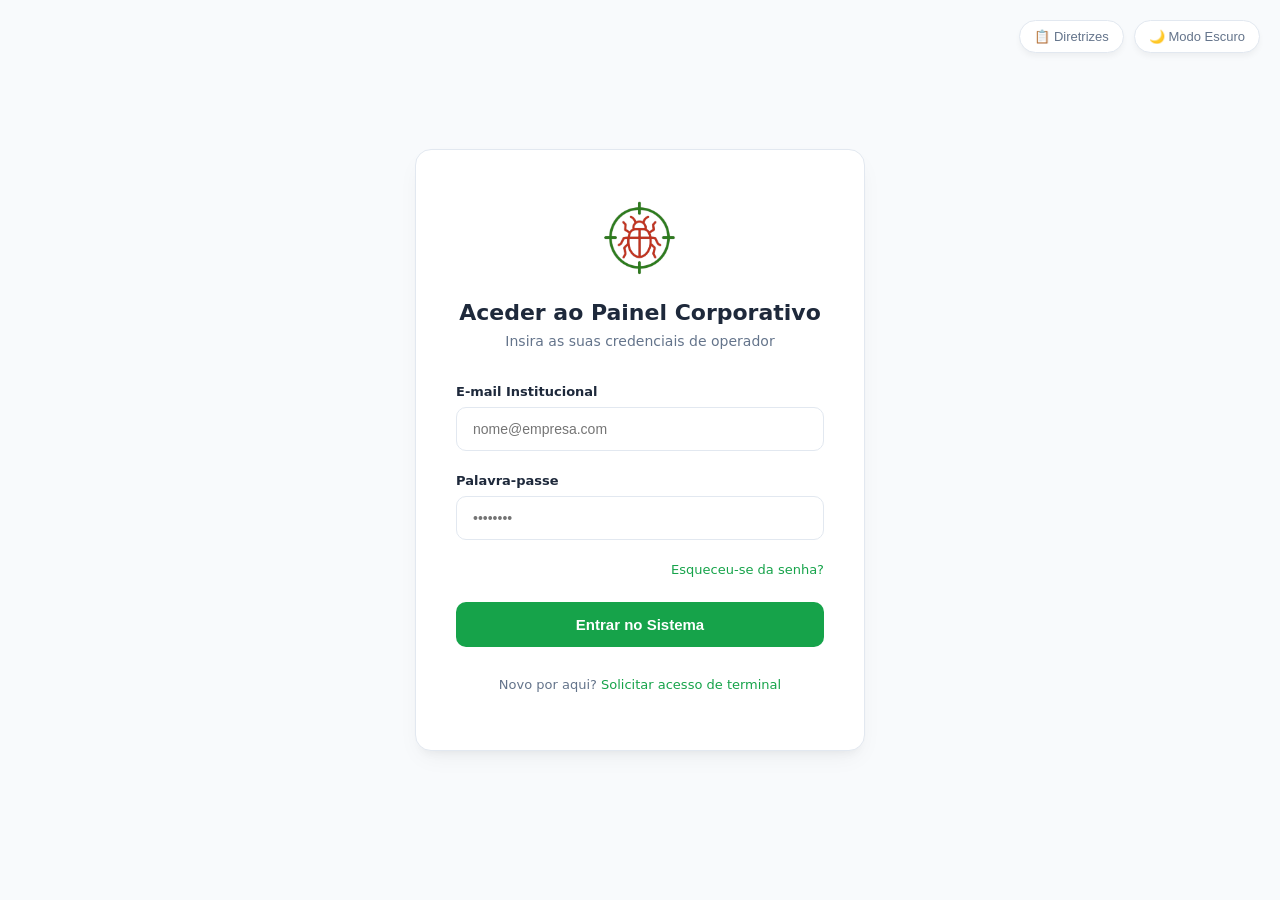
<file: index.html>
<!DOCTYPE html>
<html lang="pt-br">
<head>
    <meta charset="UTF-8">
    <meta name="viewport" content="width=device-width, initial-scale=1.0">
    <title>PestControlX - Painel de Acesso</title>
    <style>
        :root {
            --bg-global: #f8fafc;
            --card-bg: #ffffff;
            --text-primary: #1e293b;
            --text-secondary: #64748b;
            --brand-green: #16a34a;
            --brand-green-hover: #15803d;
            --border-light: #e2e8f0;
            --input-focus: #bbf7d0;
        }

        /* 🌙 Tokens de Cor para o Modo Escuro */
        [data-theme="dark"] {
            --bg-global: #0f172a;
            --card-bg: #1e293b;
            --text-primary: #f8fafc;
            --text-secondary: #94a3b8;
            --brand-green: #22c55e;
            --brand-green-hover: #16a34a;
            --border-light: #334155;
            --input-focus: #14532d;
        }

        body {
            background-color: var(--bg-global);
            color: var(--text-primary);
            font-family: 'Inter', system-ui, -apple-system, sans-serif;
            display: flex;
            justify-content: center;
            align-items: center;
            min-height: 100vh;
            margin: 0;
            transition: background-color 0.3s ease, color 0.3s ease;
            position: relative;
        }

        /* ⚙️ Barra de Recursos Superior */
        .top-controls {
            position: absolute;
            top: 20px;
            right: 20px;
            display: flex;
            gap: 10px;
            z-index: 10;
        }

        .control-btn {
            background-color: var(--card-bg);
            border: 1px solid var(--border-light);
            color: var(--text-secondary);
            padding: 8px 14px;
            border-radius: 20px;
            cursor: pointer;
            font-size: 13px;
            font-weight: 500;
            display: flex;
            align-items: center;
            gap: 6px;
            box-shadow: 0 4px 6px -1px rgba(0, 0, 0, 0.05);
            transition: all 0.2s ease;
        }

        .control-btn:hover {
            color: var(--text-primary);
            border-color: var(--brand-green);
            transform: translateY(-1px);
        }

        .login-wrapper {
            background-color: var(--card-bg);
            border: 1px solid var(--border-light);
            border-radius: 16px;
            padding: 45px 40px;
            width: 100%;
            max-width: 450px;
            box-shadow: 0 10px 25px -5px rgba(0, 0, 0, 0.05), 0 8px 10px -6px rgba(0, 0, 0, 0.05);
            box-sizing: border-box;
            transition: background-color 0.3s ease, border-color 0.3s ease;
        }

        .brand-header {
            text-align: center;
            margin-bottom: 35px;
        }

        .brand-header img.logo {
            max-height: 85px;
            margin-bottom: 16px;
        }

        .brand-header h1 {
            font-size: 22px;
            font-weight: 600;
            color: var(--text-primary);
            margin: 0;
        }

        .brand-header p {
            color: var(--text-secondary);
            font-size: 14px;
            margin-top: 8px;
        }

        .form-group {
            margin-bottom: 22px;
            text-align: left;
        }

        .form-group label {
            display: block;
            font-size: 13px;
            font-weight: 600;
            color: var(--text-primary);
            margin-bottom: 8px;
        }

        .form-group input {
            width: 100%;
            padding: 13px 16px;
            border: 1px solid var(--border-light);
            border-radius: 10px;
            background-color: var(--card-bg); /* Ajustado para acompanhar o tema */
            color: var(--text-primary);
            font-size: 14px;
            box-sizing: border-box;
            transition: all 0.2s ease;
        }

        .form-group input:focus {
            outline: none;
            border-color: var(--brand-green);
            box-shadow: 0 0 0 3px var(--input-focus);
        }

        .action-row {
            display: flex;
            justify-content: flex-end;
            margin-bottom: 25px;
        }

        .action-row a {
            color: var(--brand-green);
            text-decoration: none;
            font-size: 13px;
            font-weight: 500;
        }

        .action-row a:hover {
            text-decoration: underline;
        }

        .btn-primary {
            width: 100%;
            padding: 14px;
            background-color: var(--brand-green);
            border: none;
            border-radius: 10px;
            color: #ffffff;
            font-size: 15px;
            font-weight: 600;
            cursor: pointer;
            transition: background-color 0.2s ease;
        }

        .btn-primary:hover {
            background-color: var(--brand-green-hover);
        }

        .footer-links {
            margin-top: 30px;
            text-align: center;
            font-size: 13px;
            color: var(--text-secondary);
        }

        .footer-links a {
            color: var(--brand-green);
            text-decoration: none;
            font-weight: 500;
        }

        .footer-links a:hover {
            text-decoration: underline;
        }

        .alert-box {
            margin-top: 15px;
            padding: 12px;
            border-radius: 10px;
            font-size: 13px;
            display: none;
        }

        .alert-error { background-color: #fef2f2; border: 1px solid #fee2e2; color: #991b1b; }
        .alert-success { background-color: #f0fdf4; border: 1px solid #dcfce7; color: #166534; }

        /* 📋 Estilos do Modal de Diretrizes */
        .modal {
            display: none;
            position: fixed;
            z-index: 100;
            left: 0;
            top: 0;
            width: 100%;
            height: 100%;
            background-color: rgba(15, 23, 42, 0.3);
            backdrop-filter: blur(4px);
            justify-content: center;
            align-items: center;
        }

        .modal-content {
            background-color: var(--card-bg);
            color: var(--text-primary);
            padding: 35px;
            border-radius: 16px;
            border: 1px solid var(--border-light);
            max-width: 500px;
            width: 90%;
            box-shadow: 0 20px 25px -5px rgba(0, 0, 0, 0.1);
            position: relative;
            animation: modalFadeIn 0.2s ease-out;
        }

        @keyframes modalFadeIn {
            from { opacity: 0; transform: scale(0.95); }
            to { opacity: 1; transform: scale(1); }
        }

        .close-modal {
            position: absolute;
            top: 15px;
            right: 20px;
            font-size: 22px;
            cursor: pointer;
            color: var(--text-secondary);
        }

        .close-modal:hover {
            color: var(--text-primary);
        }

        .modal h2 {
            margin-top: 0;
            font-size: 20px;
            color: var(--brand-green);
        }

        .modal hr {
            border: 0;
            border-top: 1px solid var(--border-light);
            margin: 15px 0;
        }

        .modal ul {
            padding-left: 20px;
            line-height: 1.6;
            font-size: 14px;
            color: var(--text-secondary);
        }

        .modal ul li {
            margin-bottom: 12px;
        }

        .modal ul strong {
            color: var(--text-primary);
        }
    </style>
</head>
<body>

    <div class="top-controls">
        <button id="guidelinesToggle" class="control-btn">📋 Diretrizes</button>
        <button id="themeToggle" class="control-btn">🌙 Modo Escuro</button>
    </div>

    <div class="login-wrapper">
        <div class="brand-header">
            <img src="img/logo2 copy.png" alt="Logo" class="logo" onerror="this.src='https://cdn-icons-png.flaticon.com/512/2942/2942780.png'">
            <h1>Aceder ao Painel Corporativo</h1>
            <p class="subtitle">Insira as suas credenciais de operador</p>
        </div>

        <form id="loginForm">
            <div class="form-group">
                <label for="email">E-mail Institucional</label>
                <input type="email" id="email" placeholder="nome@empresa.com" required>
            </div>

            <div class="form-group">
                <label for="senha">Palavra-passe</label>
                <input type="password" id="senha" placeholder="••••••••" required>
            </div>

            <div class="action-row">
                <a href="forgot-password.html">Esqueceu-se da senha?</a>
            </div>

            <button type="submit" class="btn-primary">Entrar no Sistema</button>
            <div id="alertBox" class="alert-box"></div>

            <div class="footer-links">
                <p>Novo por aqui? <a href="register.html">Solicitar acesso de terminal</a></p>
            </div>
        </form>
    </div>

    <div id="guidelinesModal" class="modal">
        <div class="modal-content">
            <span class="close-modal">&times;</span>
            <h2>Diretrizes Operacionais - PestControlX</h2>
            <hr>
            <ul>
                <li><strong>Segurança de Credenciais:</strong> Este terminal monitora acessos. Nunca forneça sua palavra-passe a terceiros.</li>
                <li><strong>Duplo Fator (MFA):</strong> Após este painel, um código de verificação temporário será enviado estritamente ao seu e-mail institucional.</li>
                <li><strong>Tempo de Sessão:</strong> Inatividades por mais de 15 minutos desconectarão o terminal automaticamente por conformidade de segurança biológica.</li>
                <li><strong>Auditoria:</strong> Todas as ordens de serviço e relatórios de dedetização gerados estão vinculados ao seu registro de operador.</li>
            </ul>
        </div>
    </div>

    <script>
        // 🌓 Lógica de Alternância de Tema (Light/Dark Mode)
        const themeToggleBtn = document.getElementById('themeToggle');
        const savedTheme = localStorage.getItem('theme') || 'light';

        if (savedTheme === 'dark') {
            document.documentElement.setAttribute('data-theme', 'dark');
            themeToggleBtn.textContent = '☀️ Modo Claro';
        }

        themeToggleBtn.addEventListener('click', () => {
            const currentTheme = document.documentElement.getAttribute('data-theme');
            if (currentTheme === 'dark') {
                document.documentElement.removeAttribute('data-theme');
                localStorage.setItem('theme', 'light');
                themeToggleBtn.textContent = '🌙 Modo Escuro';
            } else {
                document.documentElement.setAttribute('data-theme', 'dark');
                localStorage.setItem('theme', 'dark');
                themeToggleBtn.textContent = '☀️ Modo Claro';
            }
        });

        // 📋 Lógica de Controle do Modal de Diretrizes
        const modal = document.getElementById('guidelinesModal');
        const openModalBtn = document.getElementById('guidelinesToggle');
        const closeModalBtn = document.querySelector('.close-modal');

        openModalBtn.addEventListener('click', () => modal.style.display = 'flex');
        closeModalBtn.addEventListener('click', () => modal.style.display = 'none');
        window.addEventListener('click', (e) => {
            if (e.target === modal) modal.style.display = 'none';
        });

        // 🚀 Lógica Original da Requisição da API (Preservada)
        const API_BASE_URL = 'https://appdedetizacao.onrender.com';

        document.getElementById('loginForm').addEventListener('submit', async (e) => {
            e.preventDefault();
            const email = document.getElementById('email').value.trim();
            const senha = document.getElementById('senha').value;
            const alertBox = document.getElementById('alertBox');
            const btnSubmit = e.target.querySelector('button');

            const originalText = btnSubmit.textContent;
            btnSubmit.textContent = 'Enviando código...';
            btnSubmit.disabled = true;
            alertBox.style.display = 'none';

            try {
                const payload = { 
                    email: email, 
                    senha: senha, 
                    tipoUsuario: "EMPRESA", 
                    tipo: "EMPRESA" 
                };

                const response = await fetch(`${API_BASE_URL}/auth/login`, {
                    method: 'POST',
                    headers: { 'Content-Type': 'application/json' },
                    body: JSON.stringify(payload)
                });

                console.log(`📡 Status da Resposta: ${response.status}`);

                if (response.ok) {
                    alertBox.className = 'alert-box alert-success';
                    alertBox.textContent = 'Autenticação efetuada! Verifique o código enviado ao seu e-mail...';
                    alertBox.style.display = 'block';
                    
                    localStorage.setItem('logging_email', email);
                    localStorage.setItem('emailTemp', email);

                    setTimeout(() => { 
                        window.location.href = 'token.html'; 
                    }, 1500);
                } else {
                    let msgErro = 'Credenciais inválidas ou erro no servidor.';
                    try {
                        const data = await response.json();
                        if (data && data.message) msgErro = data.message;
                    } catch (e) {}

                    alertBox.className = 'alert-box alert-error';
                    alertBox.textContent = msgErro;
                    alertBox.style.display = 'block';
                    
                    btnSubmit.textContent = originalText;
                    btnSubmit.disabled = false;
                }
            } catch (err) {
                console.error("🔴 Erro crítico na requisição de login:", err);
                
                alertBox.className = 'alert-box alert-error';
                alertBox.textContent = 'Não foi possível conectar ao servidor. Verifique o console (F12).';
                alertBox.style.display = 'block';
                
                btnSubmit.textContent = originalText;
                btnSubmit.disabled = false;
            }
        });
    </script>
</body>
</html>
</file>
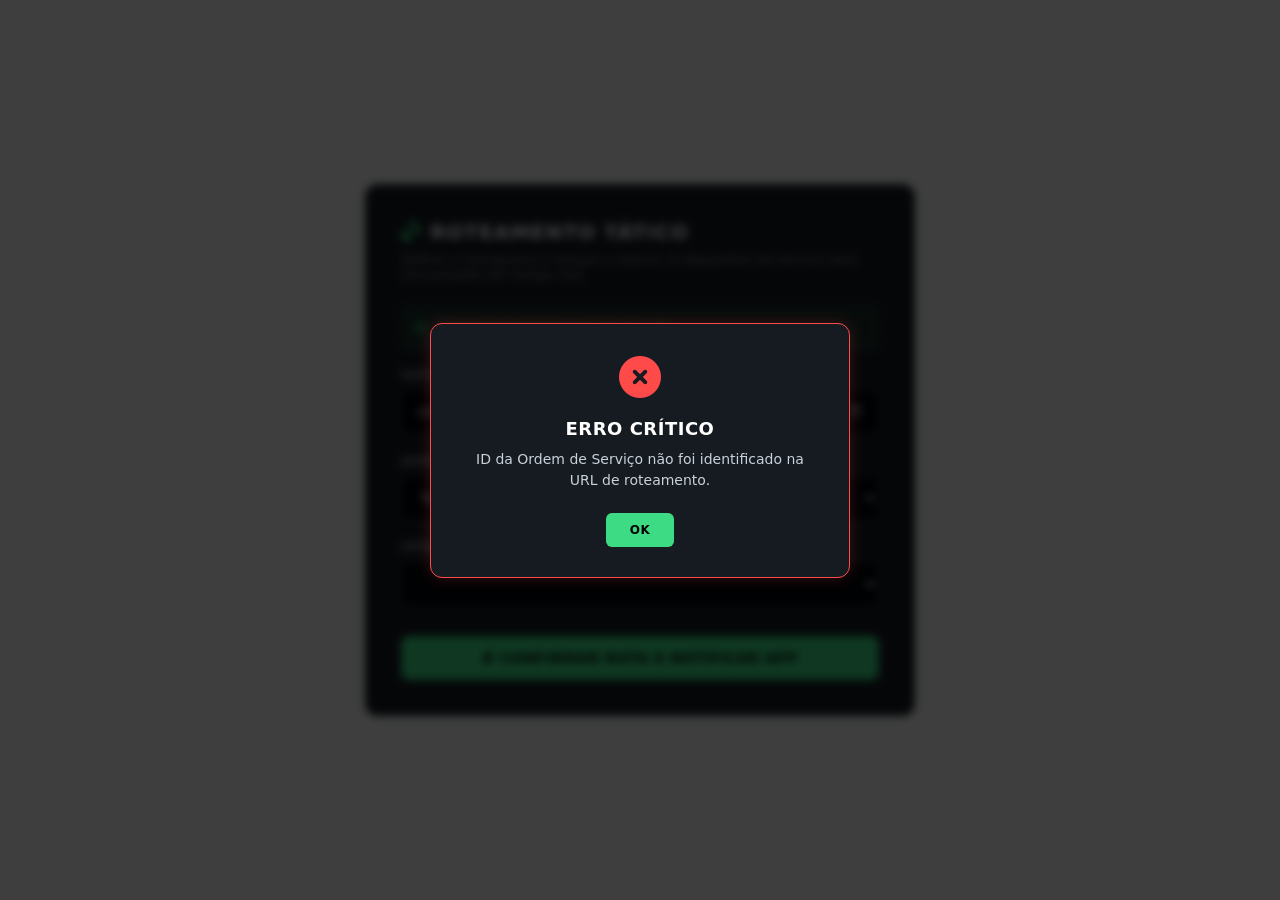
<file: agenda.html>
<!DOCTYPE html>
<html lang="pt-BR">
<head>
    <meta charset="UTF-8">
    <meta name="viewport" content="width=device-width, initial-scale=1.0">
    <title>PestControlX - Roteamento Tático</title>
    <link rel="stylesheet" href="https://cdnjs.cloudflare.com/ajax/libs/font-awesome/6.4.0/css/all.min.css">
    <style>
        /* TEMA CYBER-INDUSTRIAL / NEON */
        :root {
            --primary: #3DDC84;
            --primary-hover: #2eb369;
            --bg-global: #f6f6f6;
            --surface: #161b22;
            --border: #30363d;
            --text-main: #c9d1d9;
            --text-muted: #8b949e;
        }

        * { margin: 0; padding: 0; box-sizing: border-box; font-family: 'Inter', system-ui, sans-serif; }

        body {
            background-color: var(--bg-global);
            color: var(--text-main);
            padding: 30px 20px;
            display: flex;
            justify-content: center;
            align-items: center;
            min-height: 100vh;
        }

        .card {
            width: 100%;
            max-width: 550px;
            background: var(--surface);
            padding: 35px;
            border-radius: 12px;
            box-shadow: 0 0 20px rgba(61, 220, 132, 0.05);
            border: 1px solid var(--border);
        }

        h1 { font-size: 20px; font-weight: 700; margin-bottom: 8px; color: #ffffff; text-transform: uppercase; letter-spacing: 1px;}
        .subtitle { font-size: 13px; color: var(--text-muted); margin-bottom: 25px; }

        .badge-info { 
            background: rgba(61, 220, 132, 0.1); 
            border: 1px solid rgba(61, 220, 132, 0.3); 
            padding: 12px; 
            border-radius: 8px; 
            margin-bottom: 20px; 
            font-size: 13px; 
            color: var(--primary); 
            display: flex;
            align-items: center;
            gap: 10px;
        }

        .form-group { margin-bottom: 20px; }
        label { display: block; margin-bottom: 8px; font-size: 12px; font-weight: 600; text-transform: uppercase; letter-spacing: 0.5px; color: var(--text-muted); }
        
        input, select {
            width: 100%; padding: 12px 14px; border: 1px solid var(--border); border-radius: 8px;
            background: #010409; color: #ffffff; font-size: 14px; outline: none; transition: all 0.2s;
            color-scheme: dark;
        }
        input:focus, select:focus { border-color: var(--primary); box-shadow: 0 0 0 2px rgba(61, 220, 132, 0.2); }

        .btn-schedule {
            width: 100%; padding: 14px; background: var(--primary); color: #000000;
            border: none; border-radius: 8px; cursor: pointer; font-weight: 700; font-size: 14px; text-transform: uppercase; letter-spacing: 0.5px; transition: 0.2s;
            margin-top: 10px;
        }
        .btn-schedule:hover { background: var(--primary-hover); transform: translateY(-2px); }

        /* Estilização dos Popups Customizados (Modals) */
        .modal-overlay {
            position: fixed;
            top: 0; left: 0; width: 100%; height: 100%;
            background: rgba(0, 0, 0, 0.75);
            backdrop-filter: blur(4px);
            display: none;
            justify-content: center;
            align-items: center;
            z-index: 9999;
            opacity: 0;
            transition: opacity 0.3s ease;
        }
        .modal-overlay.active { display: flex; opacity: 1; }
        
        .modal-box {
            background: var(--surface);
            border: 1px solid var(--border);
            padding: 30px;
            border-radius: 12px;
            max-width: 420px;
            width: 90%;
            text-align: center;
            box-shadow: 0 10px 30px rgba(0, 0, 0, 0.5);
            transform: scale(0.8);
            transition: transform 0.3s ease;
        }
        .modal-overlay.active .modal-box { transform: scale(1); }
        
        .modal-icon { font-size: 42px; margin-bottom: 15px; }
        .modal-box h3 { color: #ffffff; font-size: 18px; margin-bottom: 10px; text-transform: uppercase; letter-spacing: 0.5px; }
        .modal-box p { color: var(--text-main); font-size: 14px; line-height: 1.5; margin-bottom: 22px; }
        
        .modal-btn {
            padding: 10px 24px; background: var(--primary); color: #000000;
            border: none; border-radius: 6px; font-weight: 700; text-transform: uppercase;
            font-size: 12px; cursor: pointer; letter-spacing: 0.5px; transition: background 0.2s;
        }
        .modal-btn:hover { background: var(--primary-hover); }

        /* Estados do Pop-up baseados no contexto */
        .modal-success { border-color: var(--primary); box-shadow: 0 0 15px rgba(61, 220, 132, 0.2); }
        .modal-success .modal-icon { color: var(--primary); }
        
        .modal-error { border-color: #ff4a4a; box-shadow: 0 0 15px rgba(255, 74, 74, 0.2); }
        .modal-error .modal-icon { color: #ff4a4a; }
        
        .modal-warning { border-color: #ffaa00; box-shadow: 0 0 15px rgba(255, 170, 0, 0.2); }
        .modal-warning .modal-icon { color: #ffaa00; }
    </style>
</head>
<body>

    <div class="card">
        <h1><i class="fa-solid fa-satellite-dish" style="color: var(--primary);"></i> Roteamento Tático</h1>
        <p class="subtitle">Defina o cronograma e aloque a viatura. O dispositivo do técnico será sincronizado em tempo real.</p>

        <div class="badge-info">
            <i class="fa-solid fa-crosshairs fa-spin"></i>
            <span>Despachando Ordem de Serviço: <strong id="lblOrdem">#...</strong></span>
        </div>

        <form id="formAgenda" onsubmit="confirmarAgendamento(event)">
            <div class="form-group">
                <label for="dataExecucao">Data Prevista da Operação</label>
                <input type="date" id="dataExecucao" required>
            </div>

            <div class="form-group">
                <label for="periodo">Janela de Turno</label>
                <select id="periodo" required>
                    <option value="MANHA">Manhã (08:00 - 12:00)</option>
                    <option value="TARDE" selected>Tarde (13:00 - 18:00)</option>
                    <option value="NOITE">Noturno (19:00 - 23:00)</option>
                </select>
            </div>

            <div class="form-group">
                <label for="tecnicoId">Operador de Campo (Técnico)</label>
                <select id="tecnicoId" required>
                    <option value="" disabled selected>Carregando técnicos...</option>
                </select>
            </div>

            <button type="submit" id="btnSalvar" class="btn-schedule"><i class="fa-solid fa-bolt"></i> Confirmar Rota e Notificar App</button>
        </form>
    </div>

    <div id="customModal" class="modal-overlay">
        <div class="modal-box">
            <div id="modalIcon" class="modal-icon"></div>
            <h3 id="modalTitle">Título</h3>
            <p id="modalMessage">Mensagem informativa.</p>
            <button id="modalBtn" class="modal-btn">OK</button>
        </div>
    </div>

<script>
    const urlParams = new URLSearchParams(window.location.search);
    const ordemId = urlParams.get('ordemId');

    // Função centralizadora para exibir os pop-ups premium
    function exibirPopup(titulo, mensagem, tipo = 'success', callback = null) {
        const modal = document.getElementById("customModal");
        const modalBox = modal.querySelector(".modal-box");
        const iconDiv = document.getElementById("modalIcon");
        
        document.getElementById("modalTitle").innerText = titulo;
        document.getElementById("modalMessage").innerText = mensagem;
        
        // Remove classes antigas
        modalBox.className = "modal-box";
        
        // Aplica o comportamento do tema com base no tipo
        if (tipo === 'success') {
            modalBox.classList.add("modal-success");
            iconDiv.innerHTML = '<i class="fa-solid fa-circle-check"></i>';
        } else if (tipo === 'error') {
            modalBox.classList.add("modal-error");
            iconDiv.innerHTML = '<i class="fa-solid fa-circle-xmark"></i>';
        } else if (tipo === 'warning') {
            modalBox.classList.add("modal-warning");
            iconDiv.innerHTML = '<i class="fa-solid fa-triangle-exclamation"></i>';
        }
        
        modal.classList.add("active");
        
        // Configura a ação de fechamento e o callback opcional
        document.getElementById("modalBtn").onclick = function() {
            modal.classList.remove("active");
            if (callback) callback();
        };
    }

    if (!ordemId) {
        exibirPopup("Erro Crítico", "ID da Ordem de Serviço não foi identificado na URL de roteamento.", "error");
    } else {
        document.getElementById("lblOrdem").innerHTML = `#${ordemId}`;
    }

    async function carregarTecnicosDisponiveis() {
        let token = localStorage.getItem("token") || localStorage.getItem("TOKEN_AUTH") || "";
        token = token.replace(/^"|"$/g, '').trim();

        // 🟢 Puxa o ID da empresa da mesma forma segura que fizemos no equipe.html
        const idEmpresaRaw = localStorage.getItem("empresaId") || localStorage.getItem("id_empresa") || "";
        const idEmpresa = idEmpresaRaw.toString().replace(/^"|"$/g, '').trim();
        const selectTecnico = document.getElementById("tecnicoId");

        if (!idEmpresa || !selectTecnico) {
            if(selectTecnico) selectTecnico.innerHTML = '<option value="" disabled>Erro: Sessão inválida. Refaça o login.</option>';
            return;
        }

        try {
            // 🟢 Usando a rota geral que sabemos que funciona perfeitamente
            const url = `https://appdedetizacao.onrender.com/api/funcionarios`;
            const response = await fetch(url, {
                method: "GET",
                headers: { "Authorization": `Bearer ${token}` }
            });

            if (response.ok) {
                const todosFuncionarios = await response.json();
                
                // 🟢 Filtramos os técnicos garantindo que pertençam apenas à empresa atual
                const tecnicosDaEmpresa = todosFuncionarios.filter(tec => 
                    tec.empresa_id == idEmpresa || 
                    (tec.empresa && tec.empresa.id == idEmpresa)
                );

                selectTecnico.innerHTML = '<option value="" disabled selected>Selecione um Agente...</option>';
                
                if (tecnicosDaEmpresa.length === 0) {
                    selectTecnico.innerHTML = '<option value="" disabled>Nenhum técnico cadastrado na base.</option>';
                    return;
                }

                tecnicosDaEmpresa.forEach(tec => {
                    const option = document.createElement("option");
                    option.value = tec.id;
                    option.text = `${tec.nome} - Rádio: ${tec.telefone || 'N/A'}`;
                    selectTecnico.appendChild(option);
                });
            } else {
                selectTecnico.innerHTML = '<option value="" disabled>Erro ao carregar frota de técnicos</option>';
            }
        } catch (error) {
            console.error("Falha ao puxar técnicos:", error);
            selectTecnico.innerHTML = '<option value="" disabled>Falha de conexão com a base corporativa</option>';
        }
    }

    async function confirmarAgendamento(e) {
        e.preventDefault();
        const btn = document.getElementById("btnSalvar");
        btn.disabled = true;
        btn.innerText = "TRANSMITINDO...";

        let token = localStorage.getItem("token") || localStorage.getItem("TOKEN_AUTH") || "";
        token = token.replace(/^"|"$/g, '').trim();

        const dataRaw = document.getElementById("dataExecucao").value; 
        const turno = document.getElementById("periodo").value;
        const tecnicoId = document.getElementById("tecnicoId").value;

        if (!tecnicoId) {
            exibirPopup("Aviso de Sistema", "Por favor, selecione um operador de campo para realizar o despacho tático!", "warning");
            btn.disabled = false;
            btn.innerHTML = "<i class='fa-solid fa-bolt'></i> Confirmar Rota e Notificar App";
            return;
        }

        const [ano, mes, dia] = dataRaw.split("-");
        const dataFormatada = `${dia}/${mes}/${ano}`; 

        try {
            const url = `https://appdedetizacao.onrender.com/api/ordens/${ordemId}/aceitar?funcionarioId=${tecnicoId}&data=${dataFormatada}&status=EM_ANDAMENTO`;

            const response = await fetch(url, {
                method: 'PUT',
                headers: {
                    'Content-Type': 'application/json',
                    'Authorization': `Bearer ${token}`
                }
            });

            if (!response.ok) {
                throw new Error(`Falha HTTP: ${response.status}`);
            }

            exibirPopup("🚀 ROTA HOMOLOGADA!", "O plano operacional foi enviado. O aplicativo móvel do técnico foi sincronizado em tempo real.", "success", () => {
                if (window.opener) {
                    window.close();
                } else {
                    window.location.href = "solicitacoes.html"; 
                }
            });

        } catch (err) {
            console.error(err);
            exibirPopup("Falha de Comunicação", "Não foi possível sincronizar as rotas com o servidor remoto da nuvem.", "error");
            btn.disabled = false;
            btn.innerHTML = "<i class='fa-solid fa-bolt'></i> Tentar Novamente";
        }
    }

    // Função para disparar a ordem para o celular do técnico
function transmitirParaTecnico(ordemId) {
    const token = localStorage.getItem("token") || localStorage.getItem("TOKEN_AUTH");
    
    Swal.fire({
        title: 'Transmitir Rota?',
        text: "Isso enviará a O.S. diretamente para o mapa do técnico em campo.",
        icon: 'question',
        showCancelButton: true,
        confirmButtonText: 'Transmitir Agora',
        background: '#161b22',
        color: '#fff'
    }).then((result) => {
        if (result.isConfirmed) {
            // Faz um PUT para mudar o status para ATIVO
            fetch(`https://appdedetizacao.onrender.com/api/ordens/${ordemId}`, {
                method: 'PUT',
                headers: {
                    'Content-Type': 'application/json',
                    'Authorization': `Bearer ${token}`
                },
                body: JSON.stringify({ status: "ATIVO" }) // O backend precisa aceitar essa mudança de status
            })
            .then(res => {
                if(res.ok) {
                    Swal.fire('Transmitido!', 'O técnico recebeu a rota no mapa.', 'success');
                    // O app Android (GpsActivity) vai detectar que a OS mudou de status via polling ou refresh
                } else {
                    Swal.fire('Erro', 'Falha ao transmitir.', 'error');
                }
            });
        }
    });
}

    window.onload = () => {
        const inputData = document.getElementById('dataExecucao');
        if (inputData) {
            inputData.min = new Date().toISOString().split("T")[0];
        }
        carregarTecnicosDisponiveis();
    };
</script>
</body>
</html>
</file>
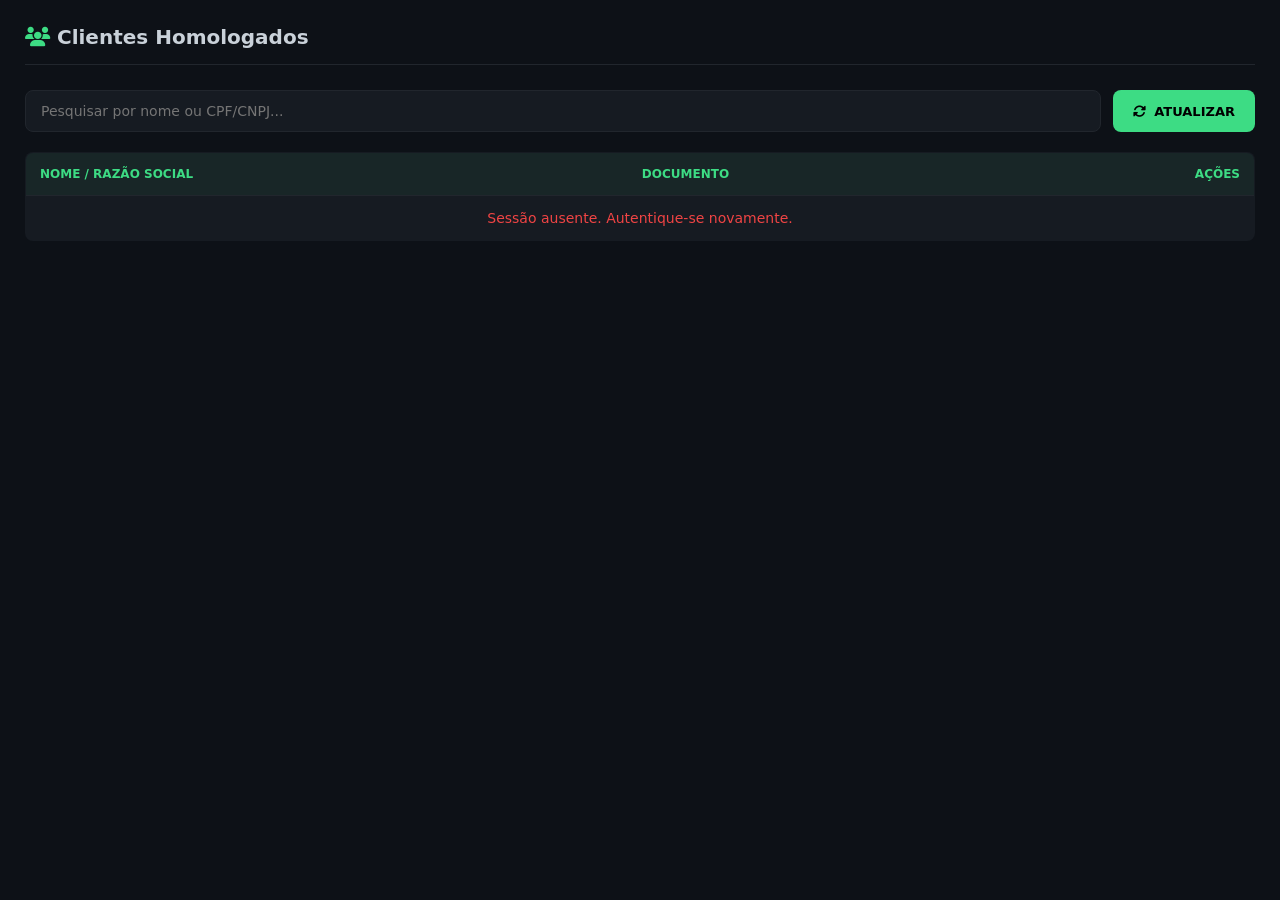
<file: clientes.html>
<!DOCTYPE html>
<html lang="pt-BR">
<head>
    <meta charset="UTF-8">
    <meta name="viewport" content="width=device-width, initial-scale=1.0">
    <title>PestControlX - Gestão de Clientes</title>
    <link rel="stylesheet" href="https://cdnjs.cloudflare.com/ajax/libs/font-awesome/6.4.0/css/all.min.css">
    <style>
        :root {
            --primary: #3DDC84;
            --bg-global: #0d1117;
            --surface: #161b22;
            --border: #21262d;
            --text-main: #c9d1d9;
            --text-muted: #8b949e;
        }

        [data-theme="light"] {
            --primary: #16a34a;
            --bg-global: #f8fafc;
            --surface: #ffffff;
            --border: #e2e8f0;
            --text-main: #1e293b;
            --text-muted: #64748b;
        }

        * { margin: 0; padding: 0; box-sizing: border-box; font-family: 'Inter', system-ui, sans-serif; }

        body {
            background-color: var(--bg-global);
            color: var(--text-main);
            padding: 25px;
            transition: all 0.3s ease;
        }

        .header-dashboard {
            display: flex;
            justify-content: space-between;
            align-items: center;
            border-bottom: 1px solid var(--border);
            padding-bottom: 15px;
            margin-bottom: 25px;
        }

        .search-bar { display: flex; gap: 12px; margin-bottom: 20px; }
        .search-bar input {
            flex: 1; padding: 12px 15px; background: var(--surface); color: var(--text-main);
            border: 1px solid var(--border); border-radius: 8px; outline: none; font-size: 14px;
        }
        .search-bar input:focus { border-color: var(--primary); }
        
        .btn-tech {
            background: var(--primary); color: #000; border: none; padding: 12px 20px;
            border-radius: 8px; font-weight: bold; cursor: pointer; display: flex;
            align-items: center; gap: 8px; font-size: 13px; text-transform: uppercase;
        }
        [data-theme="light"] .btn-tech { color: #fff; }

        table { width: 100%; border-collapse: collapse; background: var(--surface); border-radius: 8px; overflow: hidden; border: 1px solid var(--border); }
        th { background: rgba(61, 220, 132, 0.05); padding: 14px; text-align: left; color: var(--primary); font-size: 12px; text-transform: uppercase; border-bottom: 1px solid var(--border); }
        td { padding: 14px; border-bottom: 1px solid var(--border); font-size: 14px; }

        .btn-detalhes { background: transparent; color: var(--primary); border: 1px solid var(--primary); padding: 6px 14px; border-radius: 6px; cursor: pointer; font-size: 12px; font-weight: bold; transition: 0.2s;}
        .btn-detalhes:hover { background: var(--primary); color: #000; }
        [data-theme="light"] .btn-detalhes:hover { color: #fff; }
        
        .card-perfil { background: var(--surface); border-radius: 12px; padding: 24px; display: flex; gap: 20px; margin-bottom: 20px; border: 1px solid var(--border); }
        .avatar { width: 50px; height: 50px; background: rgba(61,220,132,0.1); border: 1px solid var(--primary); border-radius: 50%; display: flex; align-items: center; justify-content: center; }
        .secao-titulo { background: rgba(61, 220, 132, 0.05); color: var(--primary); padding: 8px 15px; border-radius: 6px; font-weight: bold; margin-top: 25px; margin-bottom: 12px; font-size: 12px; text-transform: uppercase; }
        .secao-conteudo p { margin: 10px 0; font-size: 14px; }
    </style>
</head>
<body>

    <div class="header-dashboard">
        <h1 style="font-size: 20px; font-weight: 700;"><i class="fa-solid fa-users" style="color: var(--primary)"></i> Clientes Homologados</h1>
        <button id="btnVoltarTop" class="btn-tech" style="background: var(--surface); color: var(--text-main); border: 1px solid var(--border); display: none;" onclick="voltarTela()"><i class="fa-solid fa-arrow-left"></i> Voltar</button>
    </div>

    <div id="telaLista">
        <div class="search-bar">
            <input type="text" id="inputBusca" placeholder="Pesquisar por nome ou CPF/CNPJ..." oninput="filtrarClientesLocal()">
            <button class="btn-tech" onclick="carregarClientesDoServidor()"><i class="fa-solid fa-rotate"></i> Atualizar</button>
        </div>

        <table>
            <thead>
                <tr>
                    <th>Nome / Razão Social</th>
                    <th>Documento</th>
                    <th style="text-align: right;">Ações</th>
                </tr>
            </thead>
            <tbody id="tabelaClientes">
                <tr><td colspan="3" style="text-align: center; color: var(--text-muted);">Sincronizando registros com o servidor...</td></tr>
            </tbody>
        </table>
    </div>

    <div id="telaDetalhes" style="display: none;">
        <div class="card-perfil">
            <div class="avatar"><i class="fa-solid fa-user-tie" style="font-size:20px; color:var(--primary)"></i></div>
            <div id="detalheGeral"></div>
        </div>

        <div class="secao-titulo">Dados de contato e Localização</div>
        <div class="secao-conteudo" id="detalheEndereco"></div>
        
        <button class="btn-tech" style="margin-top: 20px;" onclick="voltarTela()">Fechar Ficha</button>
    </div>

<script>
    const API_URL = "https://appdedetizacao.onrender.com";
    let clientesGlobais = [];

    function obterTokenAutomatico() {
        let tokenBruto = localStorage.getItem("token") || localStorage.getItem("TOKEN_AUTH") || "";
        if (!tokenBruto) return null;
        tokenBruto = tokenBruto.replace(/^"|"$/g, '').trim(); 
        if (tokenBruto.toLowerCase().startsWith("bearer ")) {
            tokenBruto = tokenBruto.substring(7).trim();
        }
        return tokenBruto;
    }

    function obterEmpresaId() {
        let idEmpresaBruto = localStorage.getItem("empresaId") || "";
        let idEmpresa = idEmpresaBruto.replace(/^"|"$/g, '').trim();
        
        // 🔥 TRAVA CORPORATIVA FALLBACK: SE CORROMPIDO OU ZERADO VAI PARA BUGTECH (ID 3)
        if (!idEmpresa || idEmpresa === "null" || idEmpresa === "0") {
            console.warn("⚠️ Empresa corporativa ausente. Forçando ID 3 (BugTech).");
            idEmpresa = "3";
        }
        return idEmpresa;
    }

    async function carregarClientesDoServidor() {
        const token = obterTokenAutomatico();
        const empresaId = obterEmpresaId();
        const tbody = document.getElementById("tabelaClientes");

        if (!token) {
            tbody.innerHTML = "<tr><td colspan='3' style='text-align:center; color:#ef4444;'>Sessão ausente. Autentique-se novamente.</td></tr>";
            return;
        }

        try {
            const response = await fetch(`${API_URL}/api/clientes/empresa/${empresaId}`, {
                method: 'GET',
                headers: {
                    'Content-Type': 'application/json',
                    'Authorization': `Bearer ${token}` 
                }
            });

            if (response.ok) {
                clientesGlobais = await response.json();
                renderizarTabela(clientesGlobais);
            } else {
                tbody.innerHTML = `<tr><td colspan='3' style='text-align:center; color:#ef4444;'>Erro operacional (Código: ${response.status}).</td></tr>`;
            }
        } catch (error) {
            tbody.innerHTML = "<tr><td colspan='3' style='text-align:center; color:#ef4444;'>Erro ao conectar com o servidor remoto.</td></tr>";
        }
    }

    function renderizarTabela(lista) {
        const tbody = document.getElementById("tabelaClientes");
        tbody.innerHTML = "";
        
        if (!Array.isArray(lista) || lista.length === 0) {
            tbody.innerHTML = "<tr><td colspan='3' style='text-align: center; color: var(--text-muted);'>Nenhum cliente vinculado a esta unidade corporativa.</td></tr>";
            return;
        }
        
        lista.forEach(c => {
            tbody.innerHTML += `
                <tr>
                    <td><strong>${c.nome || 'Usuário Móvel'}</strong></td>
                    <td style="color:var(--text-muted);">${c.cnpj || c.cpf || 'Não informado'}</td>
                    <td style="text-align: right;">
                        <button class="btn-detalhes" onclick="abrirDetalhes(${c.id})"><i class="fa-solid fa-address-card"></i> Ver Perfil</button>
                    </td>
                </tr>`;
        });
    }

    function filtrarClientesLocal() {
        const termo = document.getElementById("inputBusca").value.toLowerCase();
        const filtrados = clientesGlobais.filter(c => {
            return (c.nome || '').toLowerCase().includes(termo) || (c.cnpj || c.cpf || '').includes(termo);
        });
        renderizarTabela(filtrados);
    }

    function abrirDetalhes(id) {
        const cliente = clientesGlobais.find(c => c.id === id);
        if(!cliente) return;

        document.getElementById("detalheGeral").innerHTML = `
            <h3 style="font-size:16px; font-weight:700; color: #FFF;">${cliente.nome}</h3>
            <p style="font-size:13px; color:var(--text-muted); margin-top:4px;">Código de Registro: <span style="color:var(--primary); font-weight:700;">#${cliente.id}</span></p>`;

        document.getElementById("detalheEndereco").innerHTML = `
            <p><i class="fa-solid fa-phone" style="color:var(--primary); width:20px;"></i> Telefone: <strong>${cliente.telefone || 'Não Informado'}</strong></p>
            <p><i class="fa-solid fa-envelope" style="color:var(--primary); width:20px;"></i> E-mail: <strong>${cliente.email || 'Não Informado'}</strong></p>
            <p><i class="fa-solid fa-location-dot" style="color:var(--primary); width:20px;"></i> Endereço Base: <strong>${cliente.endereco || 'Pendente de Sincronização'}</strong></p>`;

        document.getElementById("telaLista").style.display = "none";
        document.getElementById("btnVoltarTop").style.display = "block";
        document.getElementById("telaDetalhes").style.display = "block";
    }

    function voltarTela() {
        document.getElementById("telaDetalhes").style.display = "none";
        document.getElementById("btnVoltarTop").style.display = "none";
        document.getElementById("telaLista").style.display = "block";
    }

    window.onload = () => {
        if (!localStorage.getItem('theme')) {
            localStorage.setItem('theme', 'dark'); // Padrão Cyberpunk/Escuro para a apresentação
        }
        if (localStorage.getItem('theme') === 'dark') {
            document.documentElement.setAttribute('data-theme', 'dark');
        } else {
            document.documentElement.setAttribute('data-theme', 'light');
        }
        carregarClientesDoServidor();
    };
</script>
</body>
</html>
</file>
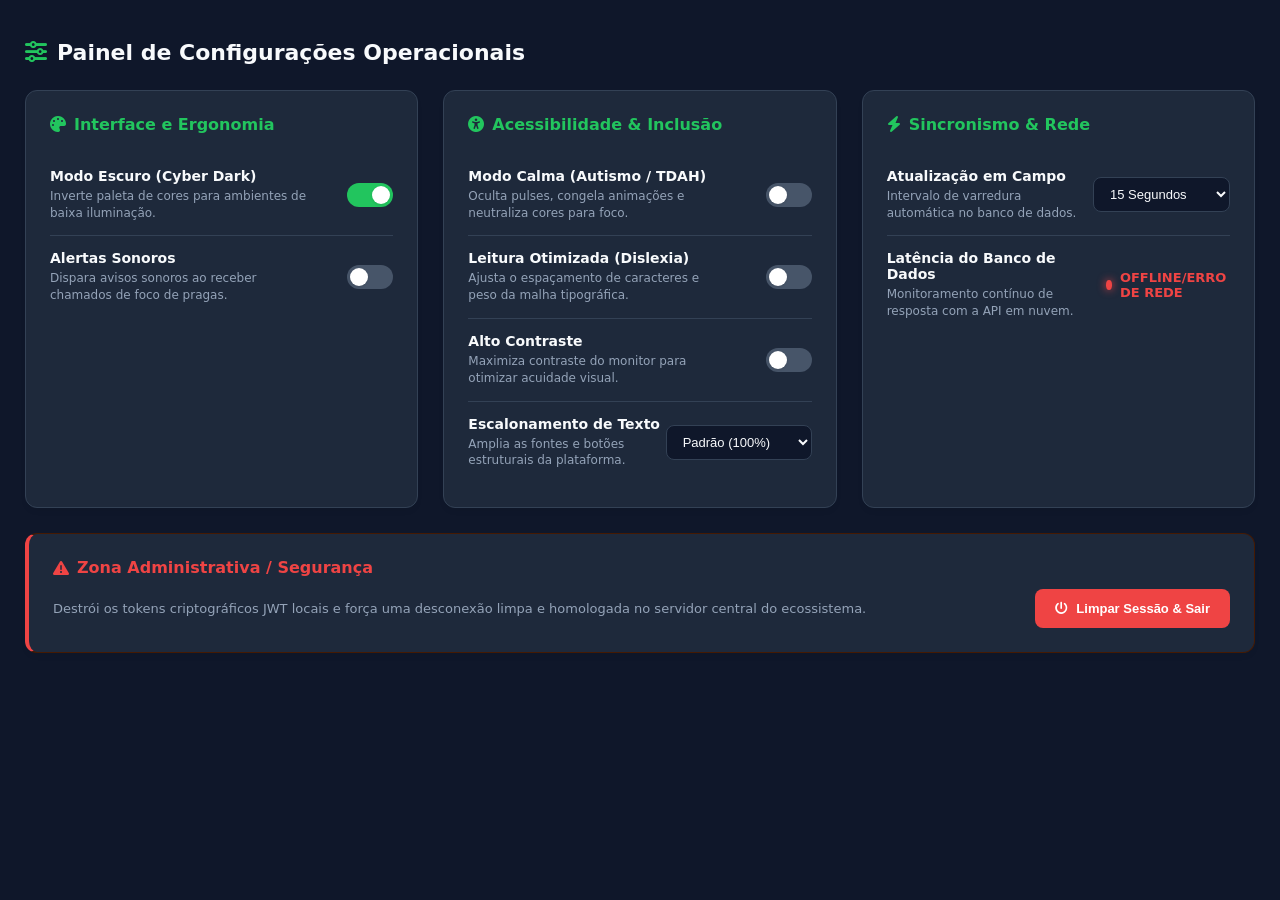
<file: configuracoestela.html>
<!DOCTYPE html>
<html lang="pt-BR">
<head>
    <meta charset="UTF-8">
    <meta name="viewport" content="width=device-width, initial-scale=1.0">
    <title>Configurações Avançadas - PestControlX</title>
    <link rel="stylesheet" href="https://cdnjs.cloudflare.com/ajax/libs/font-awesome/6.4.0/css/all.min.css">
    <style>
        :root {
            --primary: #16a34a;
            --primary-hover: #15803d;
            --bg-global: #f8fafc;
            --surface: #ffffff;
            --border: #e2e8f0;
            --text-main: #1e293b;
            --text-muted: #64748b;
            --transition-speed: 0.25s;
        }

        /* 🌙 Tema Cyber Dark */
        [data-theme="dark"] {
            --primary: #22c55e;
            --primary-hover: #16a34a;
            --bg-global: #0f172a;
            --surface: #1e293b;
            --border: #334155;
            --text-main: #f8fafc;
            --text-muted: #94a3b8;
        }

        /* 👁️ Acessibilidade: Alto Contraste */
        [data-contrast="true"] {
            --primary: #ffff00 !important;
            --primary-hover: #ffff00 !important;
            --bg-global: #000000 !important;
            --surface: #000000 !important;
            --border: #ffffff !important;
            --text-main: #ffffff !important;
            --text-muted: #ffffff !important;
        }

        /* 🧠 Acessibilidade: Modo Calma Sensorial (Autismo / TDAH) */
        [data-sensory="calm"] {
            --primary: #475569 !important; /* Desatura tons vibrantes */
            --transition-speed: 0s !important; /* Remove transições para evitar ansiedade visual */
        }
        [data-sensory="calm"] * {
            animation: none !important; /* Corta qualquer animação ou pulso em execução */
            transition: none !important;
        }

        /* 🔤 Acessibilidade: Ajuste de Tamanho de Fonte */
        [data-font-size="medium"] { font-size: 16px; }
        [data-font-size="large"] { font-size: 19px; }

        /* 📖 Acessibilidade: Otimização para Dislexia */
        [data-dyslexia="true"] {
            font-family: 'Arial', 'Courier New', sans-serif !important;
            letter-spacing: 0.07em !important;
            word-spacing: 0.15em !important;
            line-height: 1.8 !important;
        }

        body {
            font-family: 'Inter', system-ui, -apple-system, sans-serif;
            color: var(--text-main);
            background-color: var(--bg-global);
            margin: 0;
            padding: 25px;
            transition: background-color var(--transition-speed) ease, color var(--transition-speed) ease;
        }

        h1 {
            font-size: 22px;
            font-weight: 700;
            margin-bottom: 25px;
            display: flex;
            align-items: center;
            gap: 10px;
        }

        .config-grid {
            display: grid;
            grid-template-columns: repeat(auto-fit, minmax(320px, 1fr));
            gap: 25px;
            margin-bottom: 25px;
        }

        .card {
            background: var(--surface);
            border: 1px solid var(--border);
            border-radius: 12px;
            padding: 24px;
            box-shadow: 0 4px 6px -1px rgba(0, 0, 0, 0.05);
            transition: background var(--transition-speed) ease, border-color var(--transition-speed) ease;
        }

        .card-title {
            color: var(--primary);
            font-size: 16px;
            font-weight: 700;
            margin: 0 0 20px 0;
            display: flex;
            align-items: center;
            gap: 8px;
        }

        .setting-row {
            display: flex;
            justify-content: space-between;
            align-items: center;
            padding: 14px 0;
            border-bottom: 1px solid var(--border);
        }

        .setting-row:last-child { 
            border-bottom: none; 
        }

        .setting-info {
            max-width: 75%;
        }

        .setting-label {
            font-weight: 600;
            font-size: 14px;
            margin-bottom: 4px;
        }

        .setting-desc {
            font-size: 12px;
            color: var(--text-muted);
            line-height: 1.4;
        }

        /* 🎛️ Switch Toggle Premium */
        .switch {
            position: relative;
            display: inline-block;
            width: 46px;
            height: 24px;
            flex-shrink: 0;
        }

        .switch input { opacity: 0; width: 0; height: 0; }

        .slider {
            position: absolute; cursor: pointer; top: 0; left: 0; right: 0; bottom: 0;
            background-color: #cbd5e1; transition: var(--transition-speed); border-radius: 24px;
        }

        [data-theme="dark"] .slider { background-color: #475569; }

        .slider:before {
            position: absolute; content: ""; height: 18px; width: 18px; left: 3px; bottom: 3px;
            background-color: white; transition: var(--transition-speed); border-radius: 50%;
            box-shadow: 0 1px 3px rgba(0,0,0,0.1);
        }

        input:checked + .slider { background-color: var(--primary); }
        input:checked + .slider:before { transform: translateX(22px); }

        /* 📥 Elementos de Input de Seleção */
        .tech-select {
            background: var(--bg-global);
            color: var(--text-main);
            border: 1px solid var(--border);
            padding: 8px 12px;
            border-radius: 8px;
            outline: none;
            cursor: pointer;
            font-size: 13px;
            font-weight: 500;
            transition: all 0.2s;
        }

        .tech-select:focus {
            border-color: var(--primary);
        }

        /* 🚨 Botão Destrutivo Zona de Risco */
        .btn-danger {
            background: #ef4444; color: white; border: none; padding: 12px 20px;
            border-radius: 8px; font-weight: 600; cursor: pointer; transition: 0.2s;
            display: flex; align-items: center; gap: 8px; font-size: 13px;
        }
        .btn-danger:hover { background: #dc2626; box-shadow: 0 4px 12px rgba(239,68,68,0.25); }
        
        .ping-indicator { display: flex; align-items: center; gap: 8px; font-size: 13px; font-weight: 600; }
        .dot { width: 10px; height: 10px; border-radius: 50%; background: #94a3b8; display: inline-block; }
        .dot.online { background: #22c55e; box-shadow: 0 0 8px #22c55e; }
        .dot.offline { background: #ef4444; box-shadow: 0 0 8px #ef4444; }
        
        .danger-card {
            border: 1px solid #fee2e2;
            background-color: var(--surface);
        }
        [data-theme="dark"] .danger-card { border-color: #451a03; }
    </style>
</head>
<body>

    <h1><i class="fa-solid fa-sliders" style="color: var(--primary)"></i> Painel de Configurações Operacionais</h1>

    <div class="config-grid">
        
        <div class="card">
            <div class="card-title"><i class="fa-solid fa-palette"></i> Interface e Ergonomia</div>
            
            <div class="setting-row">
                <div class="setting-info">
                    <div class="setting-label">Modo Escuro (Cyber Dark)</div>
                    <div class="setting-desc">Inverte paleta de cores para ambientes de baixa iluminação.</div>
                </div>
                <label class="switch">
                    <input type="checkbox" id="themeToggle">
                    <span class="slider"></span>
                </label>
            </div>

            <div class="setting-row">
                <div class="setting-info">
                    <div class="setting-label">Alertas Sonoros</div>
                    <div class="setting-desc">Dispara avisos sonoros ao receber chamados de foco de pragas.</div>
                </div>
                <label class="switch">
                    <input type="checkbox" id="soundToggle">
                    <span class="slider"></span>
                </label>
            </div>
        </div>

        <div class="card">
            <div class="card-title"><i class="fa-solid fa-universal-access"></i> Acessibilidade & Inclusão</div>
            
            <div class="setting-row">
                <div class="setting-info">
                    <div class="setting-label">Modo Calma (Autismo / TDAH)</div>
                    <div class="setting-desc">Oculta pulses, congela animações e neutraliza cores para foco.</div>
                </div>
                <label class="switch">
                    <input type="checkbox" id="sensoryToggle">
                    <span class="slider"></span>
                </label>
            </div>

            <div class="setting-row">
                <div class="setting-info">
                    <div class="setting-label">Leitura Otimizada (Dislexia)</div>
                    <div class="setting-desc">Ajusta o espaçamento de caracteres e peso da malha tipográfica.</div>
                </div>
                <label class="switch">
                    <input type="checkbox" id="dyslexiaToggle">
                    <span class="slider"></span>
                </label>
            </div>

            <div class="setting-row">
                <div class="setting-info">
                    <div class="setting-label">Alto Contraste</div>
                    <div class="setting-desc">Maximiza contraste do monitor para otimizar acuidade visual.</div>
                </div>
                <label class="switch">
                    <input type="checkbox" id="contrastToggle">
                    <span class="slider"></span>
                </label>
            </div>

            <div class="setting-row">
                <div class="setting-info">
                    <div class="setting-label">Escalonamento de Texto</div>
                    <div class="setting-desc">Amplia as fontes e botões estruturais da plataforma.</div>
                </div>
                <select id="fontSizeSelect" class="tech-select">
                    <option value="normal">Padrão (100%)</option>
                    <option value="medium">Ampliado (125%)</option>
                    <option value="large">Sênior (150%)</option>
                </select>
            </div>
        </div>

        <div class="card">
            <div class="card-title"><i class="fa-solid fa-bolt"></i> Sincronismo & Rede</div>
            
            <div class="setting-row">
                <div class="setting-info">
                    <div class="setting-label">Atualização em Campo</div>
                    <div class="setting-desc">Intervalo de varredura automática no banco de dados.</div>
                </div>
                <select id="refreshInterval" class="tech-select">
                    <option value="15000">15 Segundos</option>
                    <option value="30000">30 Segundos</option>
                    <option value="60000">1 Minuto</option>
                    <option value="0">Apenas Manual</option>
                </select>
            </div>

            <div class="setting-row">
                <div class="setting-info">
                    <div class="setting-label">Latência do Banco de Dados</div>
                    <div class="setting-desc">Monitoramento contínuo de resposta com a API em nuvem.</div>
                </div>
                <div class="ping-indicator">
                    <span id="pingDot" class="dot"></span> <span id="pingText">Pingando...</span>
                </div>
            </div>
        </div>
    </div>

    <div class="card danger-card" style="border-left: 4px solid #ef4444;">
        <div class="card-title" style="color: #ef4444; margin-bottom: 12px;"><i class="fa-solid fa-triangle-exclamation"></i> Zona Administrativa / Segurança</div>
        <div style="display: flex; justify-content: space-between; align-items: center; flex-wrap: wrap; gap: 15px;">
            <div style="font-size: 13px; color: var(--text-muted); max-width: 70%;">Destrói os tokens criptográficos JWT locais e força uma desconexão limpa e homologada no servidor central do ecossistema.</div>
            <button class="btn-danger" onclick="limparSessao()"><i class="fa-solid fa-power-off"></i> Limpar Sessão & Sair</button>
        </div>
    </div>

    <script>
        // Mapeamento de Elementos do DOM
        const themeToggle = document.getElementById('themeToggle');
        const soundToggle = document.getElementById('soundToggle');
        const sensoryToggle = document.getElementById('sensoryToggle');
        const dyslexiaToggle = document.getElementById('dyslexiaToggle');
        const contrastToggle = document.getElementById('contrastToggle');
        const fontSizeSelect = document.getElementById('fontSizeSelect');
        const selectInterval = document.getElementById('refreshInterval');

        // 🔄 FUNÇÃO DE INICIALIZAÇÃO: Aplica estados salvos em tempo real ao carregar
        function inicializarConfiguracoes() {
            // Tema Noturno
            const isDark = localStorage.getItem('theme') === 'dark';
            themeToggle.checked = isDark;
            if (isDark) document.documentElement.setAttribute('data-theme', 'dark');

            // Alertas Sonoros
            soundToggle.checked = localStorage.getItem('sound_alerts') === 'true';

            // Modo Sensorial (Autismo/TDAH)
            const isCalm = localStorage.getItem('sensory_calm') === 'true';
            sensoryToggle.checked = isCalm;
            if (isCalm) document.documentElement.setAttribute('data-sensory', 'calm');

            // Dislexia
            const isDyslexia = localStorage.getItem('dyslexia_friendly') === 'true';
            dyslexiaToggle.checked = isDyslexia;
            if (isDyslexia) document.documentElement.setAttribute('data-dyslexia', 'true');

            // Alto Contraste
            const isContrast = localStorage.getItem('high_contrast') === 'true';
            contrastToggle.checked = isContrast;
            if (isContrast) document.documentElement.setAttribute('data-contrast', 'true');

            // Tamanho do Texto
            const savedSize = localStorage.getItem('global_font_size') || 'normal';
            fontSizeSelect.value = savedSize;
            document.documentElement.setAttribute('data-font-size', savedSize);

            // Intervalo Kanban
            selectInterval.value = localStorage.getItem('kanban_refresh_rate') || "15000";
        }

        // 🎚️ EVENT LISTENERS - Ações e Persistência em Tempo Real

        // Alternância de Tema Integrada ao Dashboard Pai via postMessage estruturado
        themeToggle.addEventListener('change', function() {
            const temaAtual = this.checked ? 'dark' : 'light';
            localStorage.setItem('theme', temaAtual);
            
            if (this.checked) {
                document.documentElement.setAttribute('data-theme', 'dark');
            } else {
                document.documentElement.removeAttribute('data-theme');
            }
            
            // Sincroniza o shell do dashboard pai
            window.parent.postMessage({ action: 'toggleTheme', theme: temaAtual }, '*');
        });

        soundToggle.addEventListener('change', function() {
            localStorage.setItem('sound_alerts', this.checked);
        });

        sensoryToggle.addEventListener('change', function() {
            localStorage.setItem('sensory_calm', this.checked);
            if (this.checked) document.documentElement.setAttribute('data-sensory', 'calm');
            else document.documentElement.removeAttribute('data-sensory');
        });

        dyslexiaToggle.addEventListener('change', function() {
            localStorage.setItem('dyslexia_friendly', this.checked);
            if (this.checked) document.documentElement.setAttribute('data-dyslexia', 'true');
            else document.documentElement.removeAttribute('data-dyslexia');
        });

        contrastToggle.addEventListener('change', function() {
            localStorage.setItem('high_contrast', this.checked);
            if (this.checked) document.documentElement.setAttribute('data-contrast', 'true');
            else document.documentElement.removeAttribute('data-contrast');
        });

        fontSizeSelect.addEventListener('change', function() {
            localStorage.setItem('global_font_size', this.value);
            document.documentElement.setAttribute('data-font-size', this.value);
        });

        selectInterval.addEventListener('change', function() {
            localStorage.setItem('kanban_refresh_rate', this.value);
        });

        // 🚪 Limpeza e Desconexão Homologada
        function limparSessao() {
            if(confirm("Confirma a destruição dos tokens locais de acesso e encerramento da sessão operacional?")) {
                localStorage.clear();
                window.parent.location.href = "index.html";
            }
        }

        // 📡 Verificador de Resposta da API Corporativa em Tempo Real
        async function testarConexaoAPI() {
            const dot = document.getElementById("pingDot");
            const text = document.getElementById("pingText");
            try {
                const start = performance.now();
                const res = await fetch("https://appdedetizacao.onrender.com/api/solicitacoes", {
                    method: 'GET',
                    headers: { 'Authorization': `Bearer ${localStorage.getItem('token')}` }
                });
                const duration = Math.round(performance.now() - start);
                
                dot.className = "dot online";
                text.innerText = `CONECTADO (${duration}ms)`;
                text.style.color = "var(--primary)";
            } catch(e) {
                dot.className = "dot offline";
                text.innerText = "OFFLINE/ERRO DE REDE";
                text.style.color = "#ef4444";
            }
        }

        // Execução Automática da Inicialização
        inicializarConfiguracoes();
        testarConexaoAPI();
        setInterval(testarConexaoAPI, 10000); // Pool contínuo a cada 10 segundos
    </script>
</body>
</html>
</file>
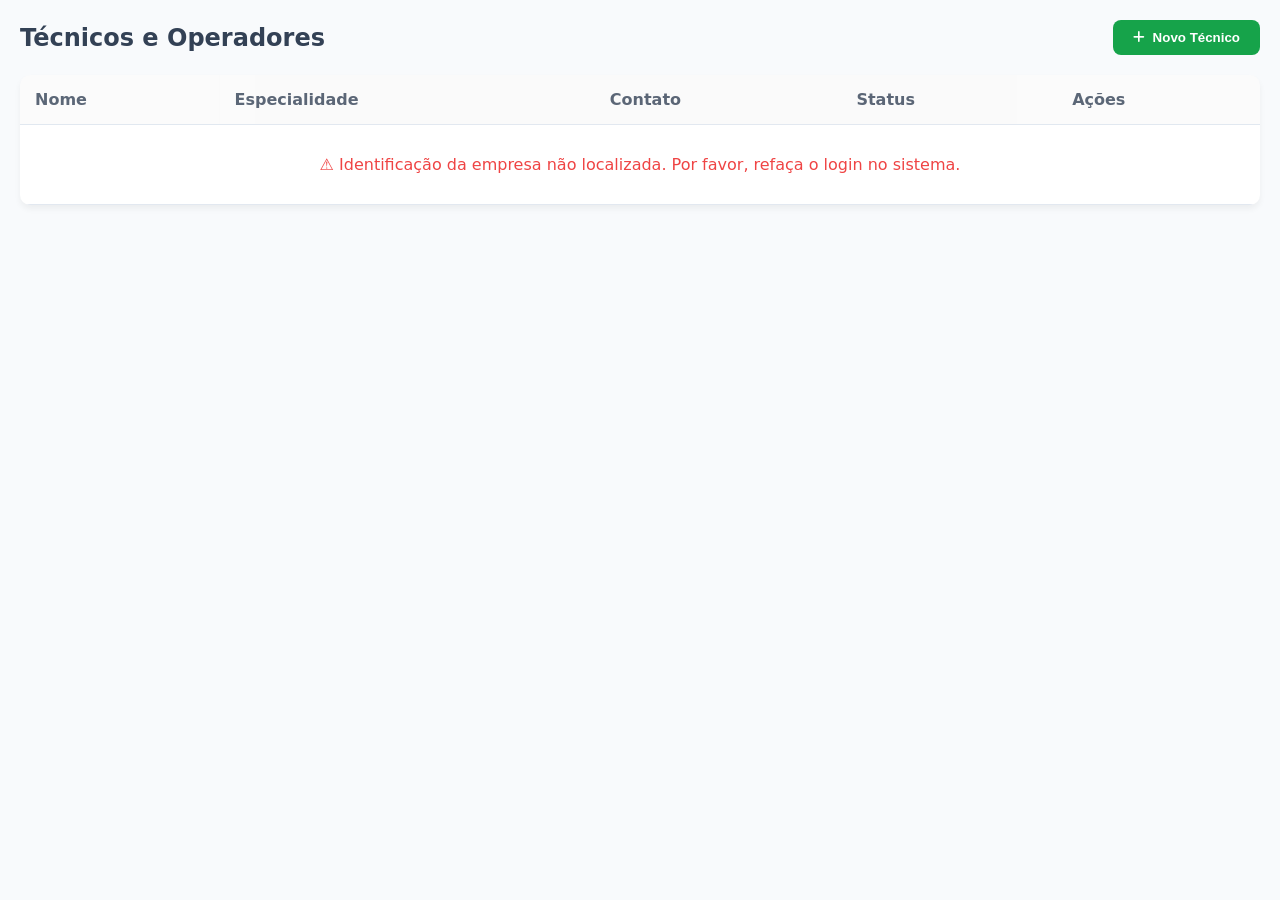
<file: equipe.html>
<!DOCTYPE html>
<html lang="pt-BR">
<head>
    <meta charset="UTF-8">
    <title>Gestão de Equipe - PestControlX</title>
    <link rel="stylesheet" href="https://cdnjs.cloudflare.com/ajax/libs/font-awesome/6.4.0/css/all.min.css">
    <style>
        :root {
            --bg-color: #f8fafc;
            --card-bg: #ffffff;
            --text-main: #334155;
            --border-color: #e2e8f0;
            --primary: #16a34a;
            --primary-hover: #15803d;
            --danger: #ef4444;
            --overlay: rgba(15, 23, 42, 0.4);
        }
        body.dark-theme {
            --bg-color: #0f172a;
            --card-bg: #1e293b;
            --text-main: #f8fafc;
            --border-color: #334155;
            --overlay: rgba(0, 0, 0, 0.6);
        }
        body { 
            font-family: system-ui, -apple-system, sans-serif; 
            background: var(--bg-color); 
            color: var(--text-main); 
            padding: 20px; 
            transition: background 0.3s, color 0.3s; 
            margin: 0;
        }
        .header-actions { display: flex; justify-content: space-between; align-items: center; margin-bottom: 20px; }
        .header-actions h2 { margin: 0; font-size: 1.5rem; }
        
        .btn-add { 
            background: var(--primary); 
            color: white; 
            border: none; 
            padding: 10px 20px; 
            border-radius: 8px; 
            cursor: pointer; 
            font-weight: 600; 
            display: flex;
            align-items: center;
            gap: 8px;
            transition: background 0.2s;
        }
        .btn-add:hover { background: var(--primary-hover); }
        
        table { width: 100%; border-collapse: collapse; background: var(--card-bg); border-radius: 10px; overflow: hidden; box-shadow: 0 4px 6px rgba(0,0,0,0.05); }
        th, td { padding: 15px; text-align: left; border-bottom: 1px solid var(--border-color); }
        th { background: rgba(0,0,0,0.02); font-weight: 600; color: var(--text-main); opacity: 0.8; }
        
        .status-badge { padding: 5px 12px; border-radius: 20px; font-size: 12px; font-weight: bold; display: inline-block; }
        .status-ativo { background: #dcfce7; color: #166534; }
        .status-campo { background: #fef08a; color: #854d0e; }
        .status-inativo { background: #fee2e2; color: #991b1b; }
        
        .actions-btn { background: transparent; border: none; color: #64748b; cursor: pointer; margin-right: 10px; font-size: 1rem; transition: color 0.2s; }
        .actions-btn:hover { color: var(--primary); }
        .actions-btn.btn-del:hover { color: var(--danger); }

        /* --- MODAL --- */
        .modal-overlay {
            position: fixed;
            top: 0; left: 0; width: 100%; height: 100%;
            background: var(--overlay);
            display: flex; justify-content: center; align-items: center;
            opacity: 0; pointer-events: none;
            transition: opacity 0.2s ease;
            z-index: 1000;
        }
        .modal-overlay.active { opacity: 1; pointer-events: auto; }
        
        .modal-container {
            background: var(--card-bg);
            padding: 24px;
            border-radius: 12px;
            width: 100%; max-width: 400px;
            box-shadow: 0 20px 25px -5px rgba(0,0,0,0.15);
            border: 1px solid var(--border-color);
            transform: scale(0.95); transition: transform 0.2s ease;
        }
        .modal-overlay.active .modal-container { transform: scale(1); }
        
        .modal-header { display: flex; justify-content: space-between; align-items: center; margin-bottom: 20px; }
        .modal-header h3 { margin: 0; font-size: 1.2rem; }
        .modal-close { background: transparent; border: none; color: #64748b; cursor: pointer; font-size: 1.2rem; }
        
        .form-group { margin-bottom: 16px; }
        .form-group label { display: block; font-size: 13px; font-weight: 600; margin-bottom: 6px; }
        .form-input { 
            width: 100%; padding: 10px; 
            border-radius: 6px; border: 1px solid var(--border-color); 
            background: var(--bg-color); color: var(--text-main); 
            box-sizing: border-box; font-size: 14px;
        }
        .form-input:focus { outline: none; border-color: var(--primary); }
        
        .modal-footer { display: flex; justify-content: flex-end; gap: 10px; margin-top: 24px; }
        .btn-cancel { background: transparent; border: 1px solid var(--border-color); color: var(--text-main); padding: 10px 16px; border-radius: 6px; cursor: pointer; font-weight: 600; }
        .btn-save { background: var(--primary); color: white; border: none; padding: 10px 16px; border-radius: 6px; cursor: pointer; font-weight: 600; }
        .btn-save:hover { background: var(--primary-hover); }

        /* --- TOAST NOTIFICATIONS (POP UPS) --- */
        #toast-container {
            position: fixed;
            top: 20px;
            right: 20px;
            z-index: 9999;
            display: flex;
            flex-direction: column;
            gap: 10px;
        }
        .toast {
            min-width: 250px;
            padding: 16px 20px;
            border-radius: 8px;
            color: #fff;
            font-size: 14px;
            font-weight: 500;
            box-shadow: 0 10px 15px -3px rgba(0,0,0,0.1);
            display: flex;
            align-items: center;
            gap: 10px;
            transform: translateX(120%);
            transition: transform 0.3s cubic-bezier(0.68, -0.55, 0.265, 1.55);
        }
        .toast.show { transform: translateX(0); }
        .toast.success { background-color: var(--primary); }
        .toast.error { background-color: var(--danger); }
        .toast.warning { background-color: #f59e0b; color: #fff; }
    </style>
</head>
<body>

    <div id="toast-container"></div>

    <div class="header-actions">
        <h2>Técnicos e Operadores</h2>
        <button class="btn-add" onclick="abrirModal()"><i class="fa-solid fa-plus"></i> Novo Técnico</button>
    </div>

    <table>
        <thead>
            <tr>
                <th>Nome</th>
                <th>Especialidade</th>
                <th>Contato</th>
                <th>Status</th>
                <th>Ações</th>
            </tr>
        </thead>
        <tbody id="tabela-equipe">
        </tbody>
    </table>

    <div class="modal-overlay" id="modalTecnico">
        <div class="modal-container">
            <div class="modal-header">
                <h3 id="modal-titulo">Cadastrar Novo Operador</h3>
                <button class="modal-close" onclick="fecharModal()"><i class="fa-solid fa-xmark"></i></button>
            </div>
            <form id="form-tecnico" onsubmit="salvarTecnico(event)">
                <input type="hidden" id="tec-id">
                <div class="form-group">
                    <label for="tec-nome">Nome Completo</label>
                    <input type="text" id="tec-nome" class="form-input" required placeholder="Ex: Carlos Silva">
                </div>
                <div class="form-group">
                    <label for="tec-email">E-mail de Login do App</label>
                    <input type="email" id="tec-email" class="form-input" required placeholder="Ex: tecnico@gmail.com">
                </div>
                <div class="form-group">
                    <label for="tec-espec">Especialidade / Foco</label>
                    <input type="text" id="tec-espec" class="form-input" required placeholder="Ex: Roedores e Escorpiões">
                </div>
                <div class="form-group">
                    <label for="tec-tel">Telefone de Contato</label>
                    <input type="text" id="tec-tel" class="form-input" required placeholder="Ex: (11) 99999-8888">
                </div>
                <div class="form-group">
                    <label for="tec-status">Status Operacional</label>
                    <select id="tec-status" class="form-input" required>
                        <option value="ativo">Disponível (Base)</option>
                        <option value="campo">Em Rota (Campo)</option>
                        <option value="inativo">Inativo / Férias</option>
                    </select>
                </div>
                <div class="modal-footer">
                    <button type="button" class="btn-cancel" onclick="fecharModal()">Cancelar</button>
                    <button type="submit" class="btn-save">Salvar Integrante</button>
                </div>
            </form>
        </div>
    </div>

<script>
    // 🔔 FUNÇÃO PARA MOSTRAR OS POP-UPS (Substitui os alerts)
    function mostrarToast(mensagem, tipo = 'success') {
        const container = document.getElementById('toast-container');
        const toast = document.createElement('div');
        toast.className = `toast ${tipo}`;
        
        let icone = tipo === 'success' ? '<i class="fa-solid fa-circle-check"></i>' : '<i class="fa-solid fa-circle-exclamation"></i>';
        toast.innerHTML = `${icone} <span>${mensagem}</span>`;

        container.appendChild(toast);

        // Faz a animação de entrada
        setTimeout(() => toast.classList.add('show'), 10);

        // Remove depois de 3.5 segundos
        setTimeout(() => {
            toast.classList.remove('show');
            setTimeout(() => toast.remove(), 300);
        }, 3500);
    }

    // 🔄 Sincronização Automática com o barramento do Painel Pai
    window.addEventListener('message', (event) => {
        if (event.data) {
            if (event.data.tipo === 'sincronizarTema') {
                document.body.className = event.data.tema === 'dark' ? 'dark-theme' : '';
            }
            if (event.data.tipo === 'definirEmpresa' && event.data.empresaId) {
                localStorage.setItem("empresaId", event.data.empresaId);
                carregarEquipeDaAPI();
            }
        }
    });

    const API_BASE_URL = "https://appdedetizacao.onrender.com";
    let equipe = [];

    function obterEmpresaId() {
        let id = localStorage.getItem("empresaId") || localStorage.getItem("id_empresa") || "";
        return id.toString().replace(/^"|"$/g, '').trim();
    }

    function obterToken() {
        let token = localStorage.getItem("token") || localStorage.getItem("TOKEN_AUTH") || "";
        return token.replace(/^"|"$/g, '');
    }

    async function carregarEquipeDaAPI() {
        const token = obterToken();
        const empresaId = obterEmpresaId();

        if (!empresaId) {
            console.warn("ID da empresa ausente no localStorage.");
            const tbody = document.getElementById("tabela-equipe");
            tbody.innerHTML = `<tr><td colspan="5" style="text-align:center; color:#ef4444; padding:30px;">⚠️ Identificação da empresa não localizada. Por favor, refaça o login no sistema.</td></tr>`;
            return;
        }

        try {
            const response = await fetch(`${API_BASE_URL}/api/funcionarios`, {
                headers: { 'Authorization': `Bearer ${token}` }
            });
            
            if (response.ok) {
                const todosFuncionarios = await response.json();
                equipe = todosFuncionarios.filter(tec => 
                    tec.empresa_id == empresaId || 
                    (tec.empresa && tec.empresa.id == empresaId)
                );
                renderizarEquipe();
            } else {
                console.error("Erro ao carregar funcionários do servidor:", response.status);
            }
        } catch (error) {
            console.error("Erro na rede ao buscar equipe:", error);
        }
    }

    function renderizarEquipe() {
        const tbody = document.getElementById("tabela-equipe");
        tbody.innerHTML = "";

        if (equipe.length === 0) {
            tbody.innerHTML = `<tr><td colspan="5" style="text-align:center; color:#64748b; padding:30px;">Nenhum técnico registrado na base da empresa.</td></tr>`;
            return;
        }

        equipe.forEach(tec => {
            const status = tec.status ? tec.status.toLowerCase() : 'inativo';
            let statusClass = (status === 'ativo' || status === 'online') ? 'status-ativo' : status === 'campo' ? 'status-campo' : 'status-inativo';
            let statusText = (status === 'ativo' || status === 'online') ? 'Disponível' : status === 'campo' ? 'Em Rota' : 'Offline / Férias';

            tbody.innerHTML += `
                <tr>
                    <td><strong>${tec.nome}</strong></td>
                    <td>${tec.cargo || 'Dedetização Geral'}</td>
                    <td>${tec.telefone || tec.email}</td>
                    <td><span class="status-badge ${statusClass}">${statusText}</span></td>
                    <td>
                        <button class="actions-btn" onclick="editarTecnico(${tec.id})" title="Editar">
                            <i class="fa-solid fa-pen"></i>
                        </button>
                        <button class="actions-btn btn-del" onclick="deletarTecnico(${tec.id})" title="Excluir">
                            <i class="fa-solid fa-trash-can"></i>
                        </button>
                    </td>
                </tr>
            `;
        });
    }

    function abrirModal() {
        document.getElementById('form-tecnico').reset();
        document.getElementById('tec-id').value = '';
        document.getElementById('tec-email').value = ''; // AGORA VAI FUNCIONAR POIS O HTML EXISTE!
        document.getElementById('modal-titulo').innerText = "Cadastrar Novo Operador";
        document.getElementById('modalTecnico').classList.add('active');
    }

    function fecharModal() {
        document.getElementById('modalTecnico').classList.remove('active');
    }

    async function salvarTecnico(event) {
        event.preventDefault();

        const id = document.getElementById('tec-id').value;
        const telefoneForm = document.getElementById('tec-tel').value;
        const emailForm = document.getElementById('tec-email').value;
        const empresaId = obterEmpresaId();

        if (!empresaId) {
            mostrarToast("Sessão inválida. Faça login novamente.", "error");
            return;
        }

        const payload = {
            nome: document.getElementById('tec-nome').value,
            cargo: document.getElementById('tec-espec').value, 
            telefone: telefoneForm,
            status: document.getElementById('tec-status').value.toUpperCase(),
            ativo: true, 
            cpf: "00000000000", 
            email: emailForm 
        };

        const url = id ? `${API_BASE_URL}/api/funcionarios/${id}` : `${API_BASE_URL}/api/funcionarios?empresa_id=${empresaId}`;
        const metodo = id ? 'PUT' : 'POST';
        const token = obterToken();

        try {
            const response = await fetch(url, {
                method: metodo,
                headers: { 
                    'Content-Type': 'application/json',
                    'Authorization': `Bearer ${token}`
                },
                body: JSON.stringify(payload)
            });

            if (response.ok) {
                fecharModal();
                carregarEquipeDaAPI();
                mostrarToast(id ? "Técnico atualizado com sucesso!" : "Técnico cadastrado com sucesso!", "success");
            } else {
                if (response.status === 401 || response.status === 403) {
                    mostrarToast("Sua sessão expirou. Faça login novamente.", "error");
                } else {
                    mostrarToast(`Erro do Servidor (${response.status}). Verifique os dados.`, "error");
                }
            }
        } catch (error) {
            console.error("Falha na rede:", error);
            mostrarToast("Não foi possível conectar ao servidor. Verifique sua internet.", "error");
        }
    }

    function editarTecnico(id) {
        const tec = equipe.find(t => t.id === id);
        if (!tec) return;

        document.getElementById('tec-id').value = tec.id;
        document.getElementById('tec-nome').value = tec.nome;
        document.getElementById('tec-espec').value = tec.cargo || "";
        document.getElementById('tec-tel').value = tec.telefone || "";
        document.getElementById('tec-email').value = tec.email || ""; 
        document.getElementById('tec-status').value = tec.status ? tec.status.toLowerCase() : "inativo";

        document.getElementById('modal-titulo').innerText = "Editar Credenciais";
        document.getElementById('modalTecnico').classList.add('active');
    }

    async function deletarTecnico(id) {
        // Para ações de exclusão, mantemos o confirm padrão por segurança antes de chamar a API
        if (confirm("Deseja realmente remover este técnico de forma permanente?")) {
            const token = obterToken();

            try {
                const response = await fetch(`${API_BASE_URL}/api/funcionarios/${id}`, { 
                    method: 'DELETE',
                    headers: { 'Authorization': `Bearer ${token}` }
                });
                
                if (response.ok) {
                    carregarEquipeDaAPI();
                    mostrarToast("Técnico removido com sucesso!", "success");
                } else {
                    mostrarToast(`Erro ao remover. Código: ${response.status}`, "error");
                }
            } catch (error) {
                console.error("Falha ao deletar:", error);
                mostrarToast("Erro de rede ao tentar remover.", "error");
            }
        }
    }

    document.addEventListener("DOMContentLoaded", () => {
        carregarEquipeDaAPI();
    });
</script>
</body>
</html>
</file>
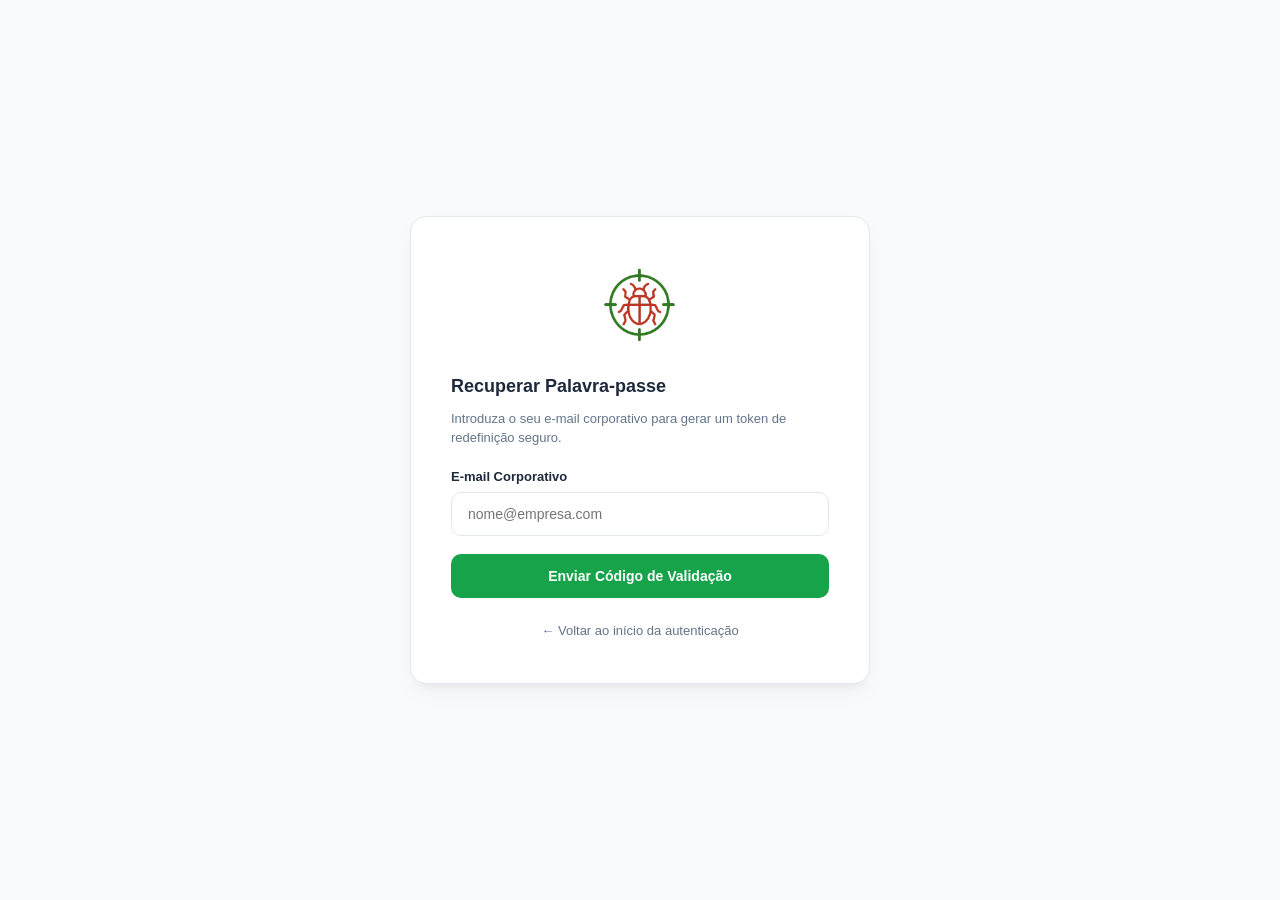
<file: forgot-password.html>
<!DOCTYPE html>
<html lang="pt-br">
<head>
    <meta charset="UTF-8">
    <meta name="viewport" content="width=device-width, initial-scale=1.0">
    <title>PestControlX - Recuperação de Conta</title>
    <style>
        :root {
            --bg-global: #f8fafc;
            --card-bg: #ffffff;
            --text-primary: #1e293b;
            --text-secondary: #64748b;
            --brand-green: #16a34a;
            --brand-green-hover: #15803d;
            --border-light: #e2e8f0;
            --input-focus: #bbf7d0;
        }
        body {
            background-color: var(--bg-global);
            color: var(--text-primary);
            font-family: 'Inter', sans-serif;
            display: flex;
            justify-content: center;
            align-items: center;
            min-height: 100vh;
            margin: 0;
        }
        .recovery-container {
            background-color: var(--card-bg);
            padding: 45px 40px;
            border-radius: 16px;
            border: 1px solid var(--border-light);
            box-shadow: 0 10px 25px -5px rgba(0, 0, 0, 0.05), 0 8px 10px -6px rgba(0, 0, 0, 0.05);
            width: 100%;
            max-width: 460px;
            box-sizing: border-box;
            overflow: hidden;
        }
        .brand-header { text-align: center; margin-bottom: 25px; }
        .brand-header img { max-height: 85px; }
        
        .step-panel { display: none; }
        .step-panel.active { display: block; }

        h2 { font-size: 18px; font-weight: 600; color: var(--text-primary); margin-bottom: 8px; margin-top: 0; }
        p.step-desc { color: var(--text-secondary); font-size: 13px; margin-bottom: 22px; line-height: 1.4; }
        .form-group { text-align: left; margin-bottom: 18px; }
        label { display: block; font-size: 13px; font-weight: 600; margin-bottom: 8px; color: var(--text-primary); }
        input { width: 100%; padding: 13px 16px; border: 1px solid var(--border-light); border-radius: 10px; background-color: #fff; color: var(--text-primary); font-size: 14px; box-sizing: border-box; transition: all 0.2s; }
        input:focus { outline: none; border-color: var(--brand-green); box-shadow: 0 0 0 3px var(--input-focus); }
        
        .btn-action { width: 100%; padding: 14px; background-color: var(--brand-green); color: #fff; border: none; border-radius: 10px; font-size: 14px; font-weight: 600; cursor: pointer; transition: background-color 0.2s; }
        .btn-action:hover { background-color: var(--brand-green-hover); }
        
        .link-back { display: block; text-align: center; margin-top: 25px; color: var(--text-secondary); text-decoration: none; font-size: 13px; }
        .link-back:hover { color: var(--brand-green); text-decoration: underline; }
        .alert-box { margin-top: 15px; padding: 12px; border-radius: 10px; font-size: 13px; display: none; }
        .alert-error { background-color: #fef2f2; border: 1px solid #fee2e2; color: #991b1b; }
        .alert-success { background-color: #f0fdf4; border: 1px solid #dcfce7; color: #166534; }
    </style>
</head>
<body>

    <div class="recovery-container">
        <div class="brand-header">
            <img src="img/logo2 copy.png" alt="Logo" onerror="this.src='https://cdn-icons-png.flaticon.com/512/2942/2942780.png'">
        </div>
        
        <div id="panelStep1" class="step-panel active">
            <h2>Recuperar Palavra-passe</h2>
            <p class="step-desc">Introduza o seu e-mail corporativo para gerar um token de redefinição seguro.</p>

            <form id="forgotForm">
                <div class="form-group">
                    <label for="email">E-mail Corporativo</label>
                    <input type="email" id="email" placeholder="nome@empresa.com" required>
                </div>
                <button type="submit" class="btn-action">Enviar Código de Validação</button>
                <div id="alertStep1" class="alert-box"></div>
            </form>
        </div>

        <div id="panelStep2" class="step-panel">
            <h2>Definir Nova Senha</h2>
            <p class="step-desc">Insira o código recebido por e-mail e escolha a sua nova credencial de acesso.</p>
            
            <form id="resetForm">
                <div class="form-group">
                    <label for="confirmEmail">Confirmar o seu E-mail</label>
                    <input type="email" id="confirmEmail" placeholder="nome@empresa.com" required>
                </div>
                
                <div class="form-group">
                    <label for="codigo">Código de Verificação</label>
                    <input type="text" id="codigo" placeholder="Ex: 123456" maxlength="6" required>
                </div>

                <div class="form-group">
                    <label for="novaSenha">Nova Senha</label>
                    <input type="password" id="novaSenha" placeholder="Mínimo 8 caracteres" required>
                </div>

                <button type="submit" class="btn-action" style="background-color: #2563eb;">Atualizar Credenciais</button>
                <div id="alertStep2" class="alert-box"></div>
            </form>
        </div>

        <a href="index.html" class="link-back">← Voltar ao início da autenticação</a>
    </div>

    <script>
        const API_BASE_URL = 'https://appdedetizacao.onrender.com';

        // Lógica Etapa 1
        document.getElementById('forgotForm').addEventListener('submit', async (e) => {
            e.preventDefault();
            const email = document.getElementById('email').value;
            const alertBox = document.getElementById('alertStep1');

            try {
                const response = await fetch(`${API_BASE_URL}/auth/forgot-password`, {
                    method: 'POST',
                    headers: { 'Content-Type': 'application/json' },
                    body: JSON.stringify({ email })
                });
                const data = await response.json();

                if (response.ok) {
                    alertBox.className = 'alert-box alert-success';
                    alertBox.textContent = 'Código enviado! Redirecionando para a redefinição...';
                    alertBox.style.display = 'block';
                    
                    document.getElementById('confirmEmail').value = email;
                    
                    // Transiciona horizontalmente/visualmente de painel
                    setTimeout(() => {
                        document.getElementById('panelStep1').classList.remove('active');
                        document.getElementById('panelStep2').classList.add('active');
                    }, 1500);
                } else {
                    alertBox.className = 'alert-box alert-error';
                    alertBox.textContent = data.message || 'E-mail não registado na plataforma.';
                    alertBox.style.display = 'block';
                }
            } catch (err) {
                alertBox.className = 'alert-box alert-error';
                alertBox.textContent = 'Erro ao conectar ao servidor.';
                alertBox.style.display = 'block';
            }
        });

        // Lógica Etapa 2
        document.getElementById('resetForm').addEventListener('submit', async (e) => {
            e.preventDefault();
            const email = document.getElementById('confirmEmail').value;
            const codigo = document.getElementById('codigo').value;
            const novaSenha = document.getElementById('novaSenha').value;
            const alertBox = document.getElementById('alertStep2');

            try {
                const response = await fetch(`${API_BASE_URL}/auth/reset-password`, {
                    method: 'POST',
                    headers: { 'Content-Type': 'application/json' },
                    body: JSON.stringify({ email, codigo, novaSenha })
                });
                const data = await response.json();

                if (response.ok) {
                    alertBox.className = 'alert-box alert-success';
                    alertBox.textContent = 'Atualização concluída com sucesso! Redirecionando...';
                    alertBox.style.display = 'block';
                    setTimeout(() => { window.location.href = 'index.html'; }, 1500);
                } else {
                    alertBox.className = 'alert-box alert-error';
                    alertBox.textContent = data.message || 'Token inválido ou dados incorretos.';
                    alertBox.style.display = 'block';
                }
            } catch (err) {
                alertBox.className = 'alert-box alert-error';
                alertBox.textContent = 'Erro de processamento da nova credencial.';
                alertBox.style.display = 'block';
            }
        });
    </script>
</body>
</html>
</file>
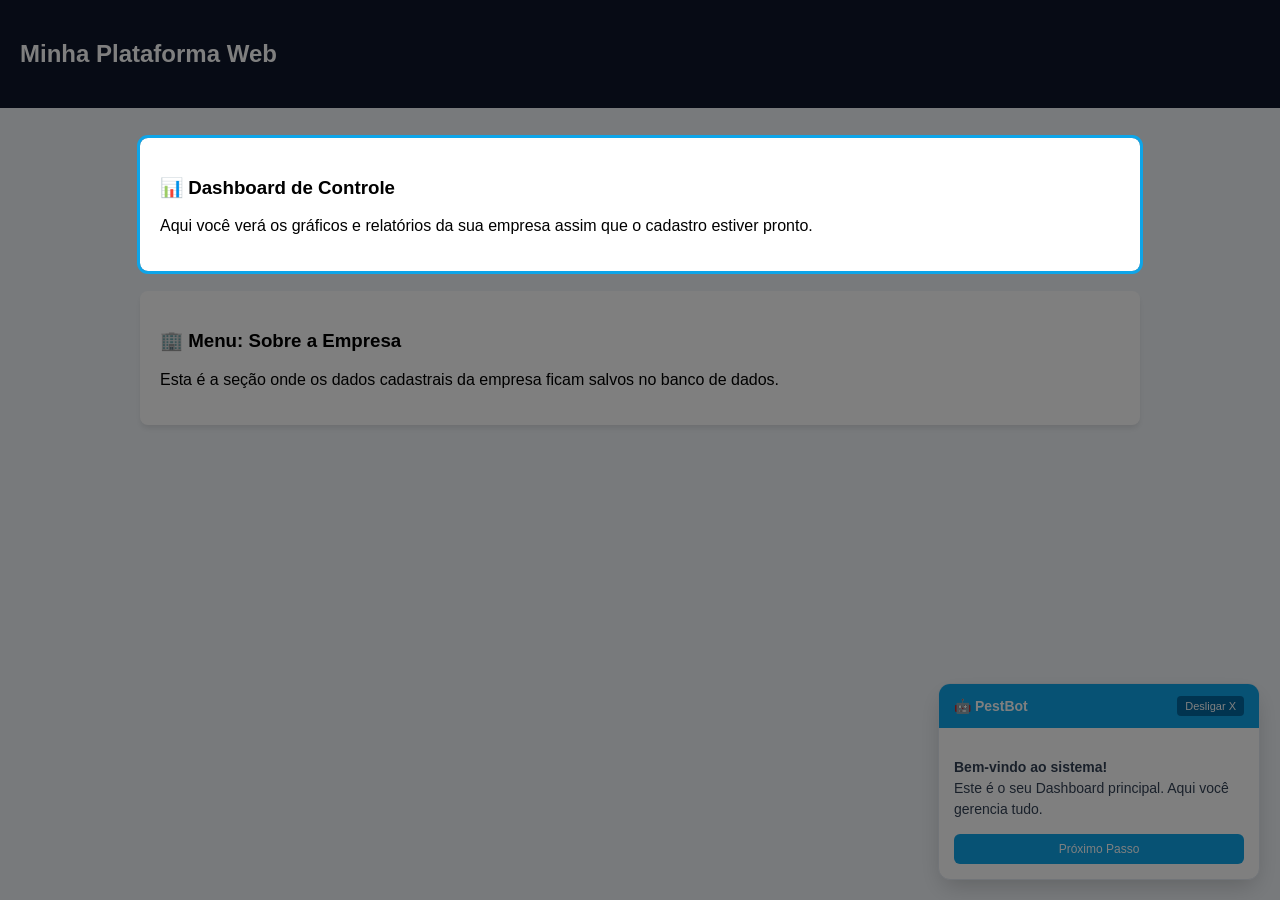
<file: pestbot.html>
<!DOCTYPE html>
<html lang="pt-BR">
<head>
    <meta charset="UTF-8">
    <meta name="viewport" content="width=device-width, initial-scale=1.0">
    <title>Painel do Site com PestBot</title>
    <style>
        /* --- ESTILOS DO SEU SITE (EXEMPLO) --- */
        body {
            font-family: 'Segoe UI', Tahoma, Geneva, Verdana, sans-serif;
            margin: 0;
            padding: 0;
            background-color: #f1f5f9;
        }
        header {
            background-color: #0f172a;
            color: white;
            padding: 20px;
            display: flex;
            justify-content: space-between;
            align-items: center;
        }
        .container {
            padding: 30px;
            max-width: 1000px;
            margin: 0 auto;
        }
        .card {
            background: white;
            padding: 20px;
            border-radius: 8px;
            box-shadow: 0 4px 6px -1px rgba(0, 0, 0, 0.1);
            margin-bottom: 20px;
        }
        button.btn-config {
            background-color: #3b82f6;
            color: white;
            border: none;
            padding: 10px 15px;
            border-radius: 5px;
            cursor: pointer;
        }

        /* --- ESTILOS VISUAIS DO PESTBOT --- */
        #pestbot-widget {
            position: fixed;
            bottom: 20px;
            right: 20px;
            width: 320px;
            background-color: white;
            border-radius: 12px;
            box-shadow: 0 10px 25px -5px rgba(0, 0, 0, 0.2);
            font-family: inherit;
            z-index: 9999;
            border: 1px solid #e2e8f0;
            overflow: hidden;
            transition: all 0.3s ease;
        }
        .pestbot-header {
            background-color: #0ea5e9;
            color: white;
            padding: 12px 15px;
            font-weight: bold;
            display: flex;
            justify-content: space-between;
            align-items: center;
            font-size: 14px;
        }
        .pestbot-header button {
            background: #0369a1;
            color: white;
            border: none;
            padding: 4px 8px;
            border-radius: 4px;
            cursor: pointer;
            font-size: 11px;
        }
        .pestbot-header button:hover {
            background: #075985;
        }
        .pestbot-body {
            padding: 15px;
            font-size: 14px;
            color: #334155;
            line-height: 1.5;
        }
        .pestbot-actions {
            margin-top: 12px;
            display: flex;
            gap: 8px;
        }
        .pestbot-btn {
            background-color: #0ea5e9;
            color: white;
            border: none;
            padding: 8px 12px;
            border-radius: 6px;
            cursor: pointer;
            font-size: 12px;
            font-weight: 500;
            flex: 1;
        }
        .pestbot-btn:hover {
            background-color: #0284c7;
        }
        .pestbot-btn-secondary {
            background-color: #e2e8f0;
            color: #475569;
        }
        .pestbot-btn-secondary:hover {
            background-color: #cbd5e1;
        }

        /* Destaque visual para o tutorial */
        .pestbot-highlight {
            position: relative;
            z-index: 10000;
            outline: 3px solid #0ea5e9;
            box-shadow: 0 0 0 9999px rgba(0,0,0,0.5);
        }
    </style>
</head>
<body>

    <header>
        <h2>Minha Plataforma Web</h2>
        <button class="btn-config" id="btn-ligar-bot" onclick="pestBot.toggleBot(true)" style="display: none;">
            🤖 Ligar PestBot
        </button>
    </header>

    <div class="container">
        <div class="card" id="passo-1-dashboard">
            <h3>📊 Dashboard de Controle</h3>
            <p>Aqui você verá os gráficos e relatórios da sua empresa assim que o cadastro estiver pronto.</p>
        </div>

        <div class="card" id="passo-2-config">
            <h3>🏢 Menu: Sobre a Empresa</h3>
            <p>Esta é a seção onde os dados cadastrais da empresa ficam salvos no banco de dados.</p>
        </div>
    </div>

    <script>
        // Simulando dados que viriam do seu banco de dados
        const dadosDaEmpresaNoBanco = {
            razaoSocial: "", // Vazio significa que o perfil está incompleto!
            cnpj: ""
        };

        class PestBotManager {
            constructor(companyData) {
                this.companyData = companyData;
                // Verifica no navegador se o usuário já tinha desligado o bot antes
                this.isActive = localStorage.getItem('pestbot_status') !== 'disabled';
                this.init();
            }

            init() {
                const btnLigar = document.getElementById('btn-ligar-bot');
                
                if (!this.isActive) {
                    console.log("PestBot está desligado.");
                    this.hideBotUI();
                    if(btnLigar) btnLigar.style.display = 'block'; // Mostra botão de ligar no menu
                    return;
                }
                
                if(btnLigar) btnLigar.style.display = 'none'; // Esconde o botão de ligar pois já tá ativo
                this.renderBotUI();
                this.verificarOQueFazer();
            }

            // Cria o robozinho visualmente na tela
            renderBotUI() {
                // Se já existir, remove para não duplicar
                this.hideBotUI();

                const botContainer = document.createElement('div');
                botContainer.id = 'pestbot-widget';
                botContainer.innerHTML = `
                    <div class="pestbot-header">
                        <span>🤖 PestBot</span>
                        <button onclick="pestBot.toggleBot(false)">Desligar X</button>
                    </div>
                    <div class="pestbot-body" id="pestbot-text-container">
                        Carregando instruções...
                    </div>
                `;
                document.body.appendChild(botContainer);
            }

            // Decide se faz o tutorial ou se manda para a página de cadastro
            verificarOQueFazer() {
                const completouTutorial = localStorage.getItem('pestbot_tutorial_completo');
                const perfilIncompleto = this.companyData.razaoSocial === "";

                if (!completouTutorial) {
                    this.iniciarTutorialPrimeiroAcesso();
                } else if (perfilIncompleto) {
                    this.alertarPerfilIncompleto();
                } else {
                    this.ficarEmEspera();
                }
            }

            // FLUXO 1: Tutorial de Primeiro Acesso
            iniciarTutorialPrimeiroAcesso() {
                const textoContainer = document.getElementById('pestbot-text-container');
                const elementoAlvo = document.getElementById('passo-1-dashboard');
                
                // Destaca o elemento do seu site na tela
                elementoAlvo.classList.add('pestbot-highlight');

                textoContainer.innerHTML = `
                    <p><strong>Bem-vindo ao sistema!</strong><br>Este é o seu Dashboard principal. Aqui você gerencia tudo.</p>
                    <div class="pestbot-actions">
                        <button class="pestbot-btn" onclick="pestBot.avancarTutorial()">Próximo Passo</button>
                    </div>
                `;
            }

            avancarTutorial() {
                // Tira o destaque do passo 1
                document.getElementById('passo-1-dashboard').classList.remove('pestbot-highlight');
                
                const textoContainer = document.getElementById('pestbot-text-container');
                const elementoAlvo = document.getElementById('passo-2-config');
                
                // Destaca o passo 2
                elementoAlvo.classList.add('pestbot-highlight');

                textoContainer.innerHTML = `
                    <p><strong>Aba de Configurações:</strong><br>Aqui você altera os dados corporativos.</p>
                    <div class="pestbot-actions">
                        <button class="pestbot-btn" onclick="pestBot.finalizarTutorial()">Concluir Tour</button>
                    </div>
                `;
            }

            finalizarTutorial() {
                document.getElementById('passo-2-config').classList.remove('pestbot-highlight');
                localStorage.setItem('pestbot_tutorial_completo', 'true');
                // Após o tutorial, ele checa se precisa mandar preencher o perfil
                this.verificarOQueFazer();
            }

            // FLUXO 2: Redirecionamento para "Sobre a Empresa"
            alertarPerfilIncompleto() {
                const textoContainer = document.getElementById('pestbot-text-container');
                textoContainer.innerHTML = `
                    <p>⚠️ <strong>Atenção!</strong><br>Percebi que o perfil da sua empresa está incompleto. Vamos preencher agora?</p>
                    <div class="pestbot-actions">
                        <button class="pestbot-btn" onclick="pestBot.redirecionarParaCadastro()">Preencher Informações</button>
                    </div>
                `;
            }

            redirecionarParaCadastro() {
                alert("Aqui o código executaria o redirecionamento:\nwindow.location.href = '/sobre-empresa';\n\nComo estamos em um arquivo de teste, vamos apenas simular!");
                // No seu site real, aqui você usaria: window.location.href = 'sua-pagina-sobre-empresa.html';
            }

            ficarEmEspera() {
                const textoContainer = document.getElementById('pestbot-text-container');
                textoContainer.innerHTML = `<p>Tudo pronto! Seu perfil está atualizado. Estou aqui caso precise de ajuda. 👍</p>`;
            }

            // FLUXO 3: Ligar / Desligar o Bot
            toggleBot(ativar) {
                if (ativar) {
                    localStorage.setItem('pestbot_status', 'active');
                    this.isActive = true;
                    this.init();
                } else {
                    localStorage.setItem('pestbot_status', 'disabled');
                    this.isActive = false;
                    this.hideBotUI();
                    // Remove qualquer destaque que tenha ficado na tela
                    document.getElementById('passo-1-dashboard').classList.remove('pestbot-highlight');
                    document.getElementById('passo-2-config').classList.remove('pestbot-highlight');
                    
                    const btnLigar = document.getElementById('btn-ligar-bot');
                    if(btnLigar) btnLigar.style.display = 'block';
                    alert("O PestBot foi desligado. Você pode reativá-lo no topo da página!");
                }
            }

            hideBotUI() {
                const botExistente = document.getElementById('pestbot-widget');
                if (botExistente) botExistente.remove();
            }
        }

        // Inicializa o PestBot assim que a página abre passando os dados da empresa
        const pestBot = new PestBotManager(dadosDaEmpresaNoBanco);
    </script>
</body>
</html>
</file>
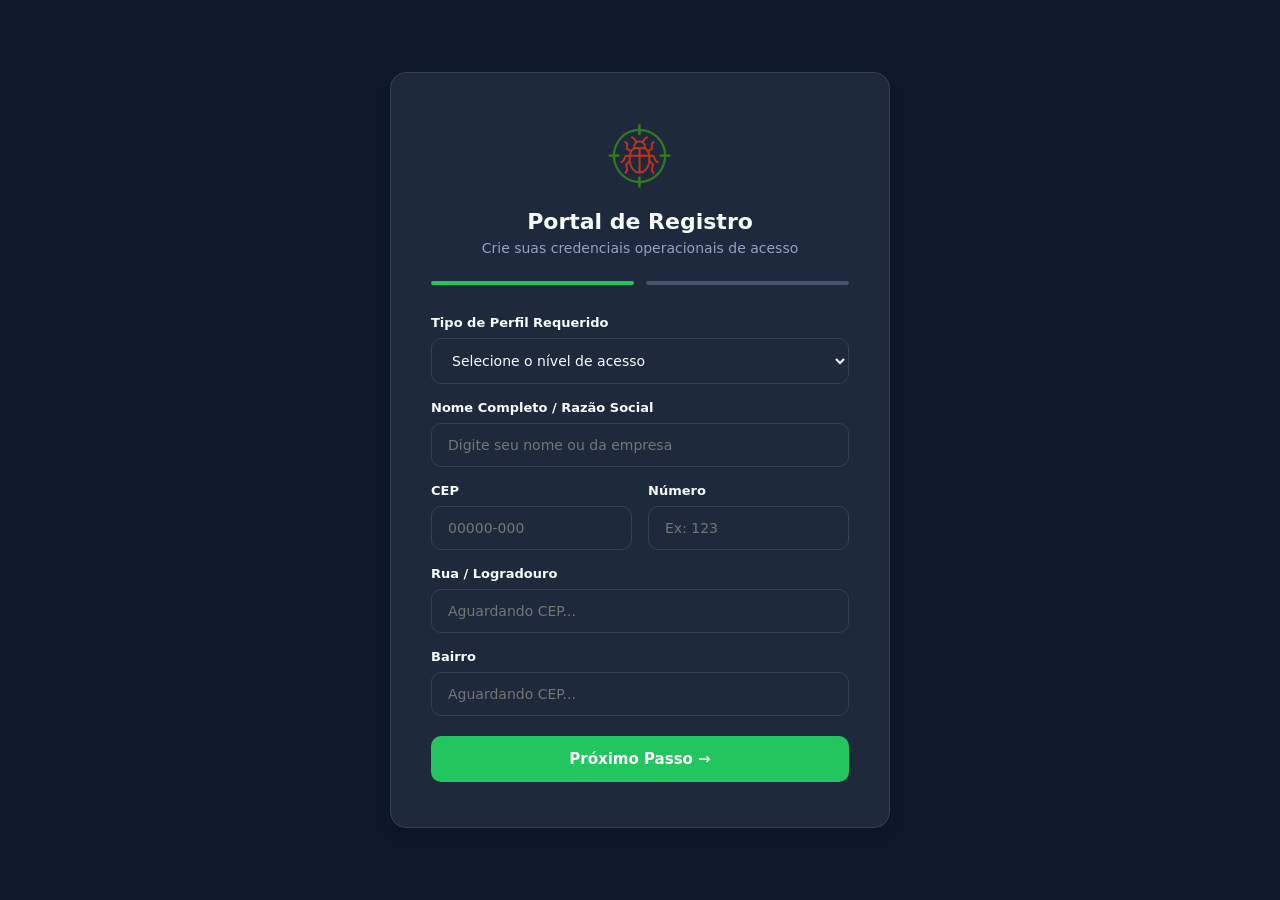
<file: register.html>
<!DOCTYPE html>
<html lang="pt-br">
<head>
    <meta charset="UTF-8">
    <meta name="viewport" content="width=device-width, initial-scale=1.0">
    <title>Cadastro | PestControlX</title>
    <style>
        :root {
            --bg-global: #f8fafc;
            --card-bg: #ffffff;
            --text-primary: #1e293b;
            --text-secondary: #64748b;
            --brand-green: #16a34a;
            --brand-green-hover: #15803d;
            --border-light: #e2e8f0;
            --input-focus: #bbf7d0;
            --step-inactive: #cbd5e1;
        }

        /* 🌙 Sincronização Perfeita com o Modo Escuro */
        [data-theme="dark"] {
            --bg-global: #0f172a;
            --card-bg: #1e293b;
            --text-primary: #f8fafc;
            --text-secondary: #94a3b8;
            --brand-green: #22c55e;
            --brand-green-hover: #16a34a;
            --border-light: #334155;
            --input-focus: #14532d;
            --step-inactive: #475569;
        }

        * {
            margin: 0;
            padding: 0;
            box-sizing: border-box;
            font-family: 'Inter', system-ui, -apple-system, sans-serif;
        }

        body {
            background-color: var(--bg-global);
            color: var(--text-primary);
            display: flex;
            justify-content: center;
            align-items: center;
            min-height: 100vh;
            padding: 40px 20px;
            transition: background-color 0.3s ease, color 0.3s ease;
        }

        .glass-card {
            background-color: var(--card-bg);
            border: 1px solid var(--border-light);
            border-radius: 16px;
            padding: 45px 40px;
            width: 100%;
            max-width: 500px;
            box-shadow: 0 10px 25px -5px rgba(0, 0, 0, 0.05), 0 8px 10px -6px rgba(0, 0, 0, 0.05);
            box-sizing: border-box;
            transition: background-color 0.3s ease, border-color 0.3s ease;
        }

        /* 🎯 Header unificado dentro do Card */
        .brand-header {
            text-align: center;
            margin-bottom: 25px;
        }

        .brand-header .logo-img {
            max-height: 75px;
            margin-bottom: 12px;
        }

        .brand-header h1 {
            font-size: 22px;
            font-weight: 600;
            color: var(--text-primary);
            margin: 0;
        }

        .brand-header p {
            color: var(--text-secondary);
            font-size: 14px;
            margin-top: 6px;
        }

        /* 📋 Rastreador de Passos Progressivo (UX Avançada) */
        .step-indicator {
            display: flex;
            justify-content: center;
            align-items: center;
            gap: 12px;
            margin-bottom: 30px;
        }

        .step-pill {
            flex: 1;
            height: 4px;
            background-color: var(--step-inactive);
            border-radius: 2px;
            transition: background-color 0.3s ease;
        }

        .step-pill.active {
            background-color: var(--brand-green);
        }

        .form-grid {
            display: grid;
            grid-template-columns: 1fr 1fr;
            gap: 16px;
            margin-bottom: 20px;
        }

        .input-group {
            display: flex;
            flex-direction: column;
            text-align: left;
        }

        .input-group.full {
            grid-column: span 2;
        }

        .input-group label {
            font-size: 13px;
            font-weight: 600;
            color: var(--text-primary);
            margin-bottom: 8px;
        }

        .input-group input, select {
            width: 100%;
            padding: 13px 16px;
            border: 1px solid var(--border-light);
            border-radius: 10px;
            background-color: var(--card-bg);
            color: var(--text-primary);
            font-size: 14px;
            box-sizing: border-box;
            transition: all 0.2s ease;
        }

        .input-group input:focus, select:focus {
            outline: none;
            border-color: var(--brand-green);
            box-shadow: 0 0 0 3px var(--input-focus);
        }

        .step {
            display: none;
        }

        .step.active {
            display: block;
            animation: fadeIn 0.3s ease-out;
        }

        @keyframes fadeIn {
            from { opacity: 0; transform: translateY(4px); }
            to { opacity: 1; transform: translateY(0); }
        }

        .btn-primary {
            width: 100%;
            padding: 14px;
            background-color: var(--brand-green);
            border: none;
            border-radius: 10px;
            color: #ffffff;
            font-size: 15px;
            font-weight: 600;
            cursor: pointer;
            display: flex;
            align-items: center;
            justify-content: center;
            gap: 8px;
            transition: background-color 0.2s ease;
        }

        .btn-primary:hover {
            background-color: var(--brand-green-hover);
        }

        .btn-primary:disabled {
            background-color: var(--text-secondary);
            cursor: not-allowed;
        }

        .actions-footer {
            display: flex;
            gap: 12px;
            margin-top: 20px;
        }

        .btn-ghost {
            width: 35%;
            padding: 14px;
            background-color: transparent;
            border: 1px solid var(--border-light);
            border-radius: 10px;
            color: var(--text-secondary);
            font-size: 14px;
            font-weight: 500;
            cursor: pointer;
            transition: all 0.2s;
        }

        .btn-ghost:hover {
            background-color: #f1f5f9;
            color: var(--text-primary);
        }

        [data-theme="dark"] .btn-ghost:hover {
            background-color: #334155;
        }

        .alert-box {
            margin-top: 15px;
            padding: 12px;
            border-radius: 10px;
            font-size: 13px;
            display: none;
            text-align: left;
        }

        .alert-error { background-color: #fef2f2; border: 1px solid #fee2e2; color: #991b1b; }
        .alert-success { background-color: #f0fdf4; border: 1px solid #dcfce7; color: #166434; }
    </style>
</head>
<body>

    <div class="glass-card">
        <div class="brand-header">
            <img src="img/logo2 copy.png" alt="Logo" class="logo-img" onerror="this.src='https://cdn-icons-png.flaticon.com/512/2942/2942780.png'">
            <h1>Portal de Registro</h1>
            <p>Crie suas credenciais operacionais de acesso</p>
        </div>

        <div class="step-indicator">
            <div id="pill1" class="step-pill active"></div>
            <div id="pill2" class="step-pill"></div>
        </div>

        <form id="registerForm">
            <!-- Passo 1 -->
            <div id="step1" class="step active">
                <div class="form-grid">
                    <div class="input-group full">
                        <label for="tipo">Tipo de Perfil Requerido</label>
                        <select id="tipo" onchange="toggleCnpjField()" required>
                            <option value="" disabled selected>Selecione o nível de acesso</option>
                            <option value="EMPRESA">Empresa (Painel de Gestão)</option>
                            <option value="FUNCIONARIO">Técnico / Suporte Corporativo</option>
                        </select>
                    </div>

                    <div class="input-group full">
                        <label for="nome">Nome Completo / Razão Social</label>
                        <input type="text" id="nome" placeholder="Digite seu nome ou da empresa" required>
                    </div>

                    <div class="input-group">
                        <label for="cep">CEP</label>
                        <input type="text" id="cep" placeholder="00000-000" maxlength="9" required>
                    </div>

                    <div class="input-group">
                        <label for="numero">Número</label>
                        <input type="text" id="numero" placeholder="Ex: 123" required>
                    </div>

                    <div class="input-group full">
                        <label for="rua">Rua / Logradouro</label>
                        <input type="text" id="rua" placeholder="Aguardando CEP..." required>
                    </div>

                    <div class="input-group full">
                        <label for="bairro">Bairro</label>
                        <input type="text" id="bairro" placeholder="Aguardando CEP..." required>
                    </div>
                </div>
                <button type="button" class="btn-primary" onclick="nextStep()">Próximo Passo →</button>
            </div>

            <!-- Passo 2 -->
            <div id="step2" class="step">
                <div class="form-grid">
                    <div class="input-group full">
                        <label for="email">E-mail Corporativo</label>
                        <input type="email" id="email" placeholder="nome@empresa.com" required>
                    </div>

                    <div class="input-group full">
                        <label for="senha">Senha de Acesso</label>
                        <input type="password" id="senha" placeholder="Mínimo 8 caracteres" minlength="8" required>
                    </div>

                    <div class="input-group full" id="cnpjGroup" style="display:none;">
                        <label for="cnpj" id="lblCnpj">CNPJ da Unidade</label>
                        <input type="text" id="cnpj" placeholder="00.000.000/0001-00" maxlength="18">
                    </div>
                </div>

                <div id="alertBox" class="alert-box"></div>

                <div class="actions-footer">
                    <button type="button" class="btn-ghost" onclick="prevStep()">Voltar</button>
                    <button type="submit" id="btnSubmit" class="btn-primary" style="flex: 1;">Finalizar Cadastro</button>
                </div>
            </div>
        </form>
    </div>

    <script>
        // 🌒 Leitura e sincronização de tema
        if (localStorage.getItem('theme') === 'dark') {
            document.documentElement.setAttribute('data-theme', 'dark');
        }

        const alertBox = document.getElementById("alertBox");

        // Bug corrigido aqui: removido o "mensaje ||" que quebrava o script
        function exibirAlerta(mensagem, tipo = 'error') {
            alertBox.className = `alert-box alert-${tipo}`;
            alertBox.textContent = mensagem;
            alertBox.style.display = "block";
        }

        // 📊 Navegação entre Passos
        function nextStep() {
            const tipo = document.getElementById('tipo').value;
            const nome = document.getElementById('nome').value;
            const cep = document.getElementById('cep').value;
            const numero = document.getElementById('numero').value;
            
            if (!tipo || !nome || !cep || !numero) {
                alert("Por favor, preencha todos os campos obrigatórios da primeira etapa!");
                return;
            }
            
            document.getElementById('step1').classList.remove('active');
            document.getElementById('step2').classList.add('active');
            document.getElementById('pill2').classList.add('active');
        }

        function prevStep() {
            document.getElementById('step2').classList.remove('active');
            document.getElementById('pill2').classList.remove('active');
            document.getElementById('step1').classList.add('active');
            alertBox.style.display = "none";
        }

        function toggleCnpjField() {
            const tipo = document.getElementById('tipo').value;
            const cnpjGroup = document.getElementById('cnpjGroup');
            const lblCnpj = document.getElementById('lblCnpj');
            const inputCnpj = document.getElementById('cnpj');
            
            inputCnpj.value = ""; 
            
            if (tipo === 'EMPRESA') {
                cnpjGroup.style.display = 'block';
                lblCnpj.innerText = "CNPJ da Empresa";
                inputCnpj.placeholder = "00.000.000/0001-00";
            } else if (tipo === 'FUNCIONARIO') {
                cnpjGroup.style.display = 'block';
                lblCnpj.innerText = "ID da Empresa Contratante (Vínculo)";
                inputCnpj.placeholder = "Ex: 42";
            } else {
                cnpjGroup.style.display = 'none';
            }
        }

        // 🛡️ Máscaras de Digitação
        document.getElementById("cep").addEventListener("input", function (e) {
            let x = e.target.value.replace(/\D/g, '').match(/(\d{0,5})(\d{0,3})/);
            e.target.value = !x[2] ? x[1] : x[1] + '-' + x[2];
        });

        document.getElementById("cnpj").addEventListener("input", function (e) {
            const tipo = document.getElementById('tipo').value;
            if (tipo === 'FUNCIONARIO') {
                e.target.value = e.target.value.replace(/\D/g, ''); 
                return;
            }
            let v = e.target.value.replace(/\D/g, "");
            if (v.length > 14) v = v.substring(0, 14);
            if (v.length > 12) v = v.replace(/^(\d{2})(\d{3})(\d{3})(\d{4})(\d{2})/, "$1.$2.$3/$4-$5");
            else if (v.length > 8) v = v.replace(/^(\d{2})(\d{3})(\d{3})(\d{0,4})/, "$1.$2.$3/$4");
            else if (v.length > 5) v = v.replace(/^(\d{2})(\d{3})(\d{0,3})/, "$1.$2.$3");
            else if (v.length > 2) v = v.replace(/^(\d{2})(\d{0,3})/, "$1.$2");
            e.target.value = v;
        });

        // 📡 Tratamento Assíncrono do CEP e Envio
        document.addEventListener("DOMContentLoaded", () => {
            const form = document.getElementById("registerForm");
            const cepInput = document.getElementById("cep");
            const ruaInput = document.getElementById("rua");
            const bairroInput = document.getElementById("bairro");
            const btnSubmit = document.getElementById("btnSubmit");
            
            const BASE_URL = "https://appdedetizacao.onrender.com";

            // ViaCEP
            cepInput.addEventListener("blur", () => {
                let cep = cepInput.value.replace(/\D/g, '');
                if (cep.length === 8) {
                    ruaInput.value = "Buscando logradouro...";
                    bairroInput.value = "Buscando bairro...";
                    
                    fetch(`https://viacep.com.br/ws/${cep}/json/`)
                        .then(res => res.json())
                        .then(dados => {
                            if (!dados.erro) {
                                ruaInput.value = dados.logradouro;
                                bairroInput.value = dados.bairro;
                                document.getElementById("numero").focus();
                            } else {
                                ruaInput.value = "";
                                bairroInput.value = "";
                                alert("CEP informado não foi localizado na base de dados.");
                            }
                        }).catch(() => alert("Falha na requisição externa de busca postal."));
                }
            });

            // Envio do Formulário
            form.addEventListener("submit", async (e) => {
                e.preventDefault(); 
                alertBox.style.display = "none";
                btnSubmit.disabled = true;
                btnSubmit.innerText = "Cadastrando Unidade...";

                let rawCnpj = document.getElementById("cnpj").value.replace(/\D/g, '');
                if(rawCnpj === "") rawCnpj = "0";

                const body = {
                    nome: document.getElementById("nome").value,
                    email: document.getElementById("email").value,
                    senha: document.getElementById("senha").value,
                    tipo: document.getElementById("tipo").value,
                    cep: cepInput.value,
                    rua: ruaInput.value,
                    bairro: bairroInput.value,
                    numero: document.getElementById("numero").value,
                    cnpj: rawCnpj
                };

                try {
                    const response = await fetch(`${BASE_URL}/auth/register`, {
                        method: "POST",
                        headers: { "Content-Type": "application/json" },
                        body: JSON.stringify(body)
                    });

                    if (!response.ok) {
                        let errorMsg = `Erro na API (${response.status}).`;
                        try {
                            const errorData = await response.json();
                            if(errorData && errorData.message) errorMsg = errorData.message;
                        } catch (e) {}
                        throw new Error(errorMsg);
                    }

                    exibirAlerta("Cadastro validado com sucesso! Redirecionando...", "success");
                    setTimeout(() => {
                        window.location.href = "index.html"; 
                    }, 1500);

                } catch (err) {
                    exibirAlerta(err.message, "error");
                    btnSubmit.disabled = false;
                    btnSubmit.innerText = "Finalizar Cadastro";
                }
            });
        });
    </script>
</body>
</html>
</file>
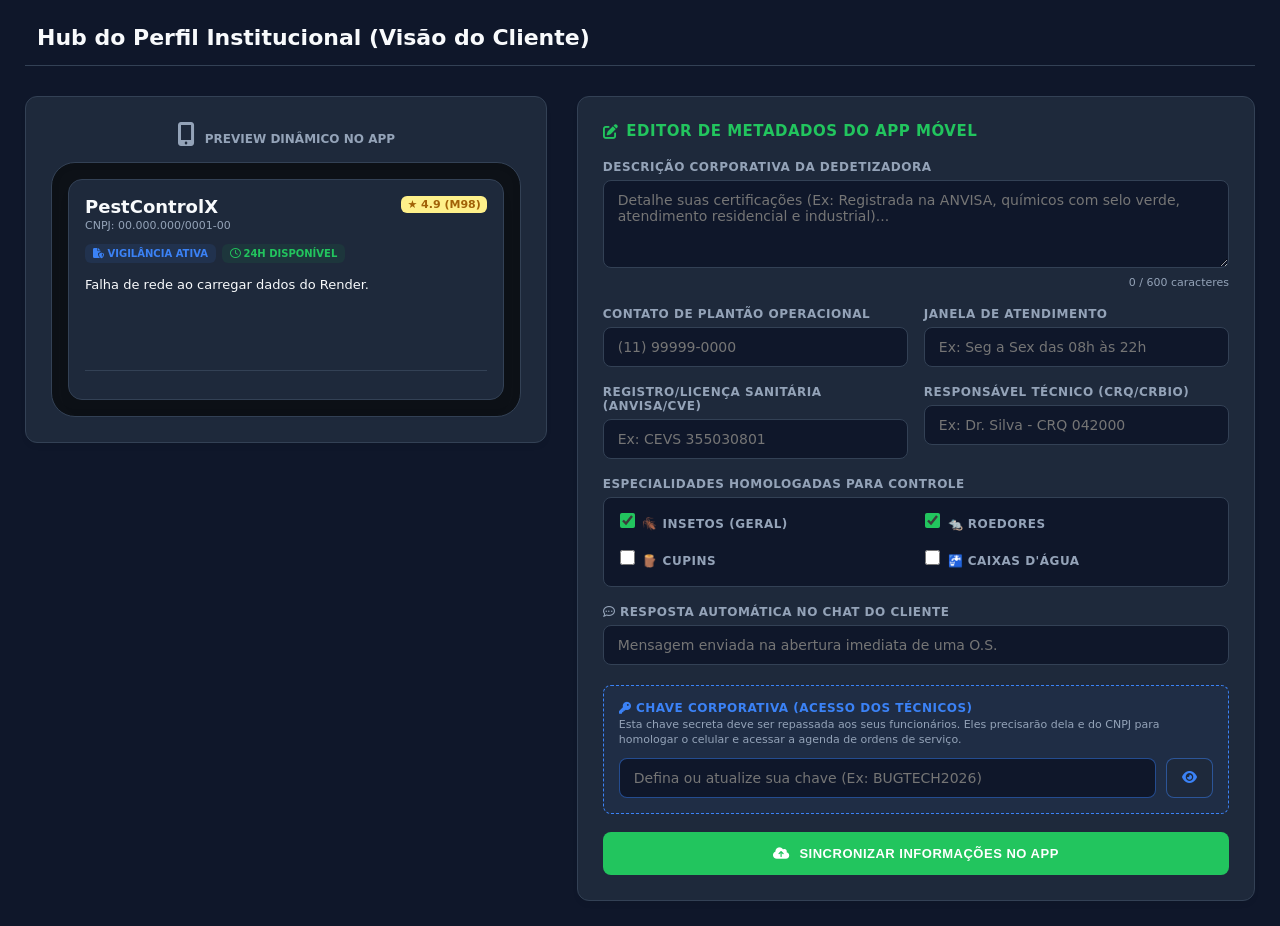
<file: sobre.html>
<!DOCTYPE html>
<html lang="pt-BR">
<head>
    <meta charset="UTF-8">
    <meta name="viewport" content="width=device-width, initial-scale=1.0">
    <title>Perfil Institucional Corporativo - PestControlX</title>
    <link rel="stylesheet" href="https://cdnjs.cloudflare.com/ajax/libs/font-awesome/6.4.0/css/all.min.css">
    <style>
        :root {
            --primary: #16a34a;
            --primary-hover: #15803d;
            --primary-glow: rgba(22, 163, 74, 0.1);
            --bg-global: #f8fafc;
            --surface: #ffffff;
            --border: #e2e8f0;
            --text-main: #1e293b;
            --text-muted: #64748b;
            --phone-bg: #f1f5f9;
        }

        /* 🌙 Sincronização Automática com o Modo Escuro */
        body.dark-theme, [data-theme="dark"] {
            --primary: #22c55e;
            --primary-hover: #16a34a;
            --primary-glow: rgba(34, 197, 94, 0.15);
            --bg-global: #0f172a;
            --surface: #1e293b;
            --border: #334155;
            --text-main: #f8fafc;
            --text-muted: #94a3b8;
            --phone-bg: #0d1117;
        }

        body {
            font-family: 'Inter', system-ui, -apple-system, sans-serif;
            color: var(--text-main);
            background-color: var(--bg-global);
            margin: 0;
            padding: 25px;
            transition: background-color 0.3s ease, color 0.3s ease;
        }

        .header-container {
            display: flex;
            align-items: center;
            justify-content: space-between;
            margin-bottom: 30px;
            border-bottom: 1px solid var(--border);
            padding-bottom: 15px;
        }

        .main-grid {
            display: grid;
            grid-template-columns: 1fr 1.3fr;
            gap: 30px;
        }

        @media (max-width: 900px) {
            .main-grid { grid-template-columns: 1fr; }
        }

        .tech-card {
            background: var(--surface);
            border: 1px solid var(--border);
            border-radius: 12px;
            padding: 25px;
            box-shadow: 0 4px 6px -1px rgba(0, 0, 0, 0.05);
            height: fit-content;
        }

        /* 📱 Interface Simulada de Smartphone do Cliente */
        .phone-mockup {
            background-color: var(--phone-bg);
            border: 1px solid var(--border);
            border-radius: 24px;
            padding: 16px;
            text-align: left;
            margin-top: 15px;
            box-shadow: inset 0 0 10px rgba(0,0,0,0.05);
        }

        .app-card-preview {
            background: var(--surface);
            border: 1px solid var(--border);
            border-radius: 14px;
            padding: 16px;
            box-shadow: 0 10px 15px -3px rgba(0,0,0,0.05);
        }

        .app-badge-row {
            display: flex;
            flex-wrap: wrap;
            gap: 6px;
            margin: 12px 0;
        }

        .app-badge {
            font-size: 10px;
            font-weight: 700;
            padding: 4px 8px;
            border-radius: 6px;
            text-transform: uppercase;
        }

        .badge-green { background: rgba(22, 163, 74, 0.1); color: var(--primary); }
        .badge-blue { background: rgba(59, 130, 246, 0.1); color: #3b82f6; }

        .preview-text-box {
            font-size: 13px;
            color: var(--text-main);
            line-height: 1.5;
            min-height: 80px;
            word-break: break-word;
        }

        .form-grid-2 {
            display: grid;
            grid-template-columns: 1fr 1fr;
            gap: 16px;
        }

        .form-group { margin-bottom: 18px; text-align: left; }
        .form-group label {
            display: block;
            font-size: 12px;
            font-weight: 600;
            color: var(--text-muted);
            margin-bottom: 6px;
            text-transform: uppercase;
            letter-spacing: 0.5px;
        }

        .tech-input, .tech-textarea {
            width: 100%;
            background: var(--bg-global);
            border: 1px solid var(--border);
            border-radius: 8px;
            color: var(--text-main);
            padding: 11px 14px;
            box-sizing: border-box;
            font-family: inherit;
            font-size: 14px;
            transition: all 0.2s ease;
        }

        .tech-input:focus, .tech-textarea:focus {
            border-color: var(--primary);
            outline: none;
            box-shadow: 0 0 0 3px var(--primary-glow);
            background: var(--surface);
        }

        /* 🪳 Especialidades Checkbox Grid */
        .specialty-grid {
            display: grid;
            grid-template-columns: 1fr 1fr;
            gap: 10px;
            background: var(--bg-global);
            padding: 12px;
            border-radius: 8px;
            border: 1px solid var(--border);
        }

        .specialty-item {
            display: flex;
            align-items: center;
            gap: 8px;
            font-size: 13px;
            font-weight: 500;
            cursor: pointer;
        }

        .specialty-item input {
            accent-color: var(--primary);
            width: 15px;
            height: 15px;
        }

        .btn-sync {
            background: var(--primary);
            color: #fff;
            border: none;
            padding: 14px 20px;
            border-radius: 8px;
            font-weight: 700;
            cursor: pointer;
            width: 100%;
            display: flex;
            align-items: center;
            justify-content: center;
            gap: 10px;
            text-transform: uppercase;
            font-size: 13px;
            letter-spacing: 0.5px;
            transition: all 0.2s ease;
            margin-top: 10px;
        }

        .btn-sync:hover {
            background-color: var(--primary-hover);
            transform: translateY(-1px);
        }

        .char-count { font-size: 11px; color: var(--text-muted); text-align: right; margin-top: 4px; }
    </style>
</head>
<body>

    <div class="header-container">
        <h1 style="font-size: 22px; margin: 0; display: flex; align-items: center; gap: 12px;">
            <i class="fa-solid fa-building-circle-gear" style="color:var(--primary)"></i> Hub do Perfil Institucional (Visão do Cliente)
        </h1>
        <span id="statusSalvar" style="font-weight: 700; font-size: 13px; text-transform: uppercase;"></span>
    </div>

    <div class="main-grid">
        
        <div class="tech-card" style="text-align: center;">
            <i class="fa-solid fa-mobile-screen-button" style="font-size: 24px; color: var(--text-muted);"></i>
            <span style="font-size: 12px; font-weight: 700; color: var(--text-muted); text-transform: uppercase; margin-left: 5px;">Preview Dinâmico no App</span>
            
            <div class="phone-mockup">
                <div class="app-card-preview">
                    <div style="display: flex; justify-content: space-between; align-items: start;">
                        <div>
                            <h2 id="viewNome" style="margin: 0; font-size: 18px; font-weight: 700; color: var(--text-main);">PestControlX</h2>
                            <div id="viewCnpj" style="font-size: 11px; color: var(--text-muted); margin-top: 2px;">CNPJ: 00.000.000/0001-00</div>
                        </div>
                        <div style="background: #fef08a; color: #a16207; font-size: 11px; font-weight: 700; padding: 2px 6px; border-radius: 6px;">
                            ★ 4.9 (M98)
                        </div>
                    </div>

                    <div class="app-badge-row">
                        <span id="badgeLicenca" class="app-badge badge-blue"><i class="fa-solid fa-file-shield"></i> Vigilância Ativa</span>
                        <span id="viewHorario" class="app-badge badge-green"><i class="fa-regular fa-clock"></i> 24h Disponível</span>
                    </div>

                    <div id="viewSobre" class="preview-text-box">
                        Carregando descrição do cluster...
                    </div>

                    <div id="previewTags" style="display: flex; gap: 5px; flex-wrap: wrap; margin-top: 15px; border-top: 1px solid var(--border); padding-top: 12px;">
                        </div>
                </div>
            </div>
        </div>

        <div class="tech-card">
            <h3 style="margin: 0 0 20px 0; font-size: 15px; color: var(--primary); display: flex; align-items: center; gap: 8px; text-transform: uppercase; letter-spacing: 0.5px;">
                <i class="fa-solid fa-pen-to-square"></i> Editor de Metadados do App móvel
            </h3>
            
            <form id="formSobre">
                <div class="form-group">
                    <label for="inputSobre">Descrição Corporativa da Dedetizadora</label>
                    <textarea id="inputSobre" class="tech-textarea" rows="4" maxlength="600" placeholder="Detalhe suas certificações (Ex: Registrada na ANVISA, químicos com selo verde, atendimento residencial e industrial)..."></textarea>
                    <div id="counter" class="char-count">0 / 600 caracteres</div>
                </div>

                <div class="form-grid-2">
                    <div class="form-group">
                        <label for="inputContatos">Contato de Plantão Operacional</label>
                        <input type="text" id="inputContatos" class="tech-input" placeholder="(11) 99999-0000">
                    </div>
                    <div class="form-group">
                        <label for="inputFuncionamento">Janela de Atendimento</label>
                        <input type="text" id="inputFuncionamento" class="tech-input" placeholder="Ex: Seg a Sex das 08h às 22h">
                    </div>
                </div>

                <div class="form-grid-2">
                    <div class="form-group">
                        <label for="inputLicencaNum">Registro/Licença Sanitária (ANVISA/CVE)</label>
                        <input type="text" id="inputLicencaNum" class="tech-input" placeholder="Ex: CEVS 355030801">
                    </div>
                    <div class="form-group">
                        <label for="inputQuimico">Responsável Técnico (CRQ/CRBio)</label>
                        <input type="text" id="inputQuimico" class="tech-input" placeholder="Ex: Dr. Silva - CRQ 042000">
                    </div>
                </div>

                <div class="form-group">
                    <label>Especialidades Homologadas para Controle</label>
                    <div class="specialty-grid">
                        <label class="specialty-item"><input type="checkbox" class="chk-spec" value="🪳 Desinsetização" checked> 🪳 Insetos (Geral)</label>
                        <label class="specialty-item"><input type="checkbox" class="chk-spec" value="🐀 Desratização" checked> 🐀 Roedores</label>
                        <label class="specialty-item"><input type="checkbox" class="chk-spec" value="🪵 Descupinização"> 🪵 Cupins</label>
                        <label class="specialty-item"><input type="checkbox" class="chk-spec" value="🚰 Reservatórios"> 🚰 Caixas d'Água</label>
                    </div>
                </div>

                <div class="form-group">
                    <label for="inputWelcome"><i class="fa-regular fa-comment-dots"></i> Resposta Automática no Chat do Cliente</label>
                    <input type="text" id="inputWelcome" class="tech-input" placeholder="Mensagem enviada na abertura imediata de uma O.S.">
                </div>

                <div class="form-group" style="background: rgba(59, 130, 246, 0.05); padding: 15px; border-radius: 8px; border: 1px dashed #3b82f6; margin-top: 20px;">
                    <label for="inputChaveCorporativa" style="color: #3b82f6;">
                        <i class="fa-solid fa-key"></i> Chave Corporativa (Acesso dos Técnicos)
                    </label>
                    <p style="font-size: 11px; color: var(--text-muted); margin-top: -4px; margin-bottom: 10px; font-weight: normal; text-transform: none; line-height: 1.4;">
                        Esta chave secreta deve ser repassada aos seus funcionários. Eles precisarão dela e do CNPJ para homologar o celular e acessar a agenda de ordens de serviço.
                    </p>
                    <div style="display: flex; gap: 10px;">
                        <input type="password" id="inputChaveCorporativa" class="tech-input" placeholder="Defina ou atualize sua chave (Ex: BUGTECH2026)" style="flex: 1; border-color: rgba(59, 130, 246, 0.5);">
                        <button type="button" id="btnToggleChave" title="Mostrar/Ocultar Chave" style="background: var(--surface); border: 1px solid rgba(59, 130, 246, 0.5); border-radius: 8px; padding: 0 15px; cursor: pointer; color: #3b82f6; transition: 0.2s;">
                            <i class="fa-solid fa-eye"></i>
                        </button>
                    </div>
                </div>
                <button type="submit" class="btn-sync">
                    <i class="fa-solid fa-cloud-arrow-up"></i> Sincronizar Informações no App
                </button>
            </form>
        </div>
    </div>

    <script src="js/sobre.js" defer></script>
</body>
</html>
</file>
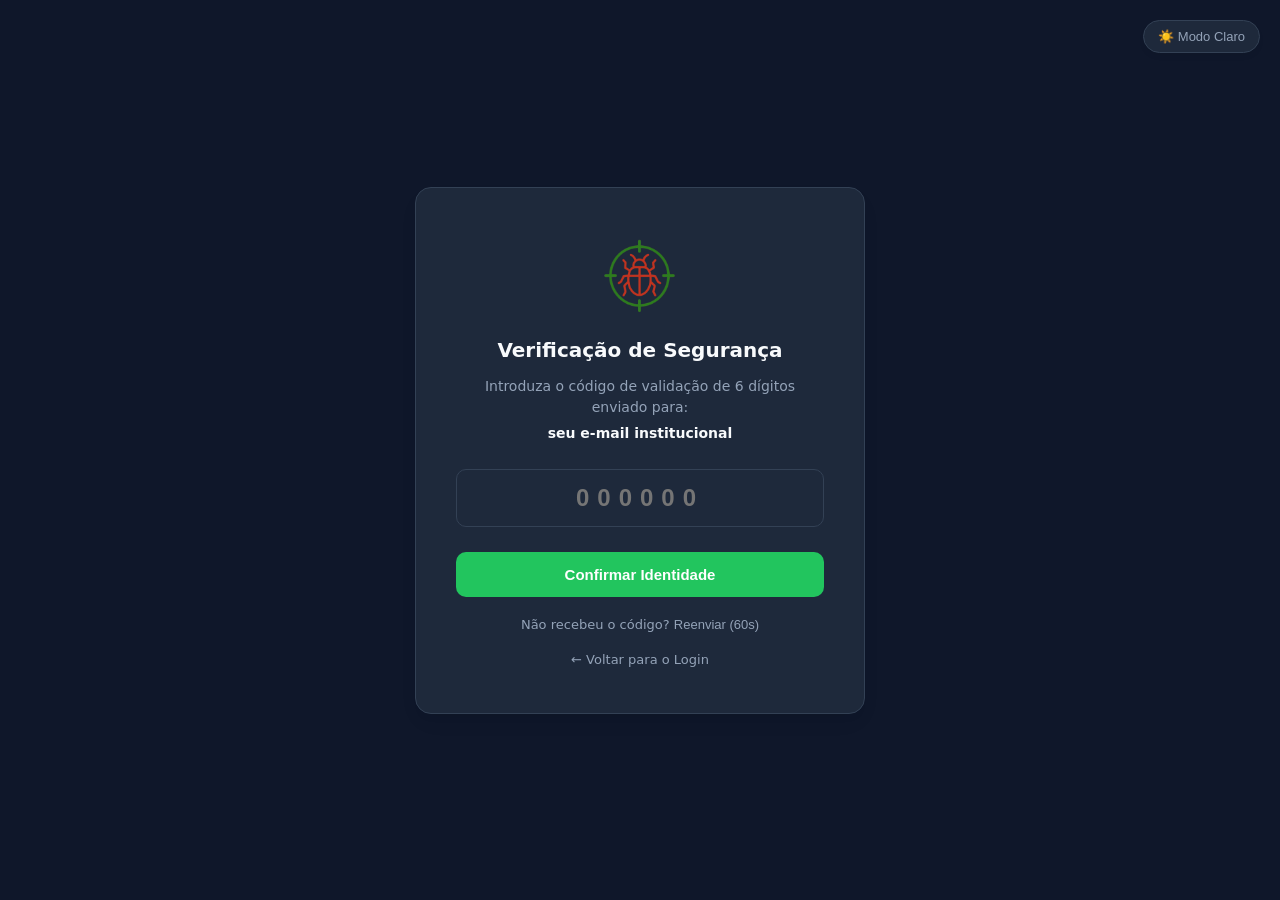
<file: token.html>
<!DOCTYPE html>
<html lang="pt-br">
<head>
    <meta charset="UTF-8">
    <meta name="viewport" content="width=device-width, initial-scale=1.0">
    <title>PestControlX - Verificação de Identidade</title>
    <style>
        :root {
            --bg-global: #f8fafc;
            --card-bg: #ffffff;
            --text-primary: #1e293b;
            --text-secondary: #64748b;
            --brand-green: #16a34a;
            --brand-green-hover: #15803d;
            --border-light: #e2e8f0;
            --input-focus: #bbf7d0;
        }

        /* 🌙 Tokens de Cor para o Modo Escuro sincronizado */
        [data-theme="dark"] {
            --bg-global: #0f172a;
            --card-bg: #1e293b;
            --text-primary: #f8fafc;
            --text-secondary: #94a3b8;
            --brand-green: #22c55e;
            --brand-green-hover: #16a34a;
            --border-light: #334155;
            --input-focus: #14532d;
        }

        body {
            background-color: var(--bg-global);
            color: var(--text-primary);
            font-family: 'Inter', system-ui, -apple-system, sans-serif;
            display: flex;
            justify-content: center;
            align-items: center;
            min-height: 100vh;
            margin: 0;
            transition: background-color 0.3s ease, color 0.3s ease;
            position: relative;
        }

        /* ⚙️ Barra de Recursos Superior Contida */
        .top-controls {
            position: absolute;
            top: 20px;
            right: 20px;
            z-index: 10;
        }

        .control-btn {
            background-color: var(--card-bg);
            border: 1px solid var(--border-light);
            color: var(--text-secondary);
            padding: 8px 14px;
            border-radius: 20px;
            cursor: pointer;
            font-size: 13px;
            font-weight: 500;
            box-shadow: 0 4px 6px -1px rgba(0, 0, 0, 0.05);
            transition: all 0.2s ease;
        }

        .control-btn:hover {
            color: var(--text-primary);
            border-color: var(--brand-green);
        }

        .token-wrapper {
            background-color: var(--card-bg);
            border: 1px solid var(--border-light);
            border-radius: 16px;
            padding: 45px 40px;
            width: 100%;
            max-width: 450px;
            box-shadow: 0 10px 25px -5px rgba(0, 0, 0, 0.05), 0 8px 10px -6px rgba(0, 0, 0, 0.05);
            text-align: center;
            box-sizing: border-box;
            transition: background-color 0.3s ease, border-color 0.3s ease;
        }

        .brand-header img.logo { 
            max-height: 85px; 
            margin-bottom: 16px; 
        }

        h2 { font-size: 20px; font-weight: 600; margin: 0 0 10px 0; color: var(--text-primary); }
        p.description { color: var(--text-secondary); font-size: 14px; margin-bottom: 25px; line-height: 1.5; }
        
        /* Destaque para o e-mail institucional dinâmico */
        .email-highlight {
            color: var(--text-primary);
            font-weight: 600;
            display: block;
            margin-top: 5px;
        }

        .input-code-group input { 
            width: 100%; 
            padding: 14px; 
            background-color: var(--card-bg); 
            border: 1px solid var(--border-light); 
            border-radius: 10px; 
            color: var(--text-primary); 
            font-size: 24px; 
            font-weight: 700; 
            letter-spacing: 8px; 
            text-align: center; 
            box-sizing: border-box; 
            transition: all 0.2s; 
        }
        
        .input-code-group input:focus { outline: none; border-color: var(--brand-green); box-shadow: 0 0 0 3px var(--input-focus); }
        
        .btn-verify { width: 100%; padding: 14px; background-color: var(--brand-green); border: none; border-radius: 10px; color: #fff; font-size: 15px; font-weight: 600; cursor: pointer; transition: background-color 0.2s; margin-top: 25px; }
        .btn-verify:hover { background-color: var(--brand-green-hover); }
        
        /* Área de Reenvio de Código */
        .resend-container {
            margin-top: 20px;
            font-size: 13px;
            color: var(--text-secondary);
        }

        .resend-btn {
            color: var(--brand-green);
            text-decoration: none;
            font-weight: 500;
            background: none;
            border: none;
            cursor: pointer;
            padding: 0;
            font-size: 13px;
        }

        .resend-btn:disabled {
            color: var(--text-secondary);
            cursor: not-allowed;
            text-decoration: none;
        }

        .resend-btn:not(:disabled):hover {
            text-decoration: underline;
        }

        .back-to-login { display: inline-block; margin-top: 20px; color: var(--text-secondary); text-decoration: none; font-size: 13px; }
        .back-to-login:hover { color: var(--brand-green); text-decoration: underline; }
        
        .alert-box { margin-top: 15px; padding: 12px; border-radius: 10px; font-size: 13px; display: none; text-align: left; }
        .alert-error { background-color: #fef2f2; border: 1px solid #fee2e2; color: #991b1b; }
        .alert-success { background-color: #f0fdf4; border: 1px solid #dcfce7; color: #166534; }
    </style>
</head>
<body>

    <div class="top-controls">
        <button id="themeToggle" class="control-btn">🌙 Modo Escuro</button>
    </div>

    <div class="token-wrapper">
        <div class="brand-header">
            <img src="img/logo2 copy.png" alt="Logo" class="logo" onerror="this.src='https://cdn-icons-png.flaticon.com/512/2942/2942780.png'">
        </div>

        <h2>Verificação de Segurança</h2>
        <p class="description">
            Introduza o código de validação de 6 dígitos enviado para:
            <span id="targetEmail" class="email-highlight">carregando...</span>
        </p>

        <form id="tokenForm">
            <div class="input-code-group">
                <input type="text" id="codigo" placeholder="000000" maxlength="6" autocomplete="off" required>
            </div>

            <button type="submit" class="btn-verify">Confirmar Identidade</button>
            <div id="alertBox" class="alert-box"></div>

            <div class="resend-container">
            Não recebeu o código? 
            <button type="button" id="resendBtn" class="resend-btn" disabled>Reenviar (60s)</button>
            </div>

            <a href="index.html" class="back-to-login">← Voltar para o Login</a>
        </form>
    </div>

    <script>
        document.addEventListener("DOMContentLoaded", function () {
            const form = document.getElementById("tokenForm");
            const BASE_URL = "https://appdedetizacao.onrender.com";
            const targetEmailSpan = document.getElementById("targetEmail");
            const resendBtn = document.getElementById("resendBtn");
            const themeToggleBtn = document.getElementById('themeToggle');

            // 🌓 Sincronização Inteligente do Tema Escuro
            const savedTheme = localStorage.getItem('theme') || 'light';
            if (savedTheme === 'dark') {
                document.documentElement.setAttribute('data-theme', 'dark');
                themeToggleBtn.textContent = '☀️ Modo Claro';
            }

            themeToggleBtn.addEventListener('click', () => {
                const currentTheme = document.documentElement.getAttribute('data-theme');
                if (currentTheme === 'dark') {
                    document.documentElement.removeAttribute('data-theme');
                    localStorage.setItem('theme', 'light');
                    themeToggleBtn.textContent = '🌙 Modo Escuro';
                } else {
                    document.documentElement.setAttribute('data-theme', 'dark');
                    localStorage.setItem('theme', 'dark');
                    themeToggleBtn.textContent = '☀️ Modo Claro';
                }
            });

            // 📩 Recuperação e Mascaramento Seguro do E-mail
            const email = localStorage.getItem("emailTemp") || localStorage.getItem("logging_email");
            if (email) {
                targetEmailSpan.textContent = maskEmail(email);
            } else {
                targetEmailSpan.textContent = "seu e-mail institucional";
            }

            function maskEmail(fullEmail) {
                const [username, domain] = fullEmail.split("@");
                if (username.length <= 2) return `***@${domain}`;
                return `${username.substring(0, 2)}***@${domain}`;
            }

            // ⏱️ Controle do Temporizador de Reenvio
            let countdown = 60;
            function startCountdown() {
                resendBtn.disabled = true;
                countdown = 60;
                const interval = setInterval(() => {
                    countdown--;
                    resendBtn.textContent = `Reenviar (${countdown}s)`;
                    if (countdown <= 0) {
                        clearInterval(interval);
                        resendBtn.disabled = false;
                        resendBtn.textContent = "Reenviar Código";
                    }
                }, 1000);
            }
            startCountdown(); // Inicia o contador assim que a página carrega

            // 🔄 Integração do Evento de Reenvio à sua API existente
            resendBtn.addEventListener("click", async () => {
                const alertBox = document.getElementById("alertBox");
                alertBox.style.display = "none";
                
                try {
                    resendBtn.disabled = true;
                    resendBtn.textContent = "Solicitando...";
                    
                    // Dispara a mesma chamada de auth que gera o token por e-mail
                    const response = await fetch(`${BASE_URL}/auth/login`, {
                        method: 'POST',
                        headers: { 'Content-Type': 'application/json' },
                        body: JSON.stringify({ email: email, tipoUsuario: "EMPRESA", tipo: "EMPRESA" })
                    });

                    if (response.ok) {
                        alertBox.className = "alert-box alert-success";
                        alertBox.textContent = "Um novo código de acesso foi disparado para a sua caixa!";
                        alertBox.style.display = "block";
                        startCountdown();
                    } else {
                        throw new Error("Não foi possível solicitar um novo código. Tente novamente.");
                    }
                } catch (err) {
                    alertBox.className = "alert-box alert-error";
                    alertBox.textContent = err.message;
                    alertBox.style.display = "block";
                    resendBtn.disabled = false;
                    resendBtn.textContent = "Reenviar Código";
                }
            });

            // 🚀 Validação do Token Original (Preservado Intacto)
            form.addEventListener("submit", function (e) {
                e.preventDefault();
                validarToken();
            });

            async function validarToken() {
                const codigoInput = document.getElementById("codigo");
                const btnSubmit = form.querySelector("button");
                const alertBox = document.getElementById("alertBox");
                
                if (!codigoInput || !alertBox) return;

                const codigo = codigoInput.value.trim();

                if (!email) {
                    alertBox.className = "alert-box alert-error";
                    alertBox.textContent = "Sessão expirada ou inválida. Retornando ao login...";
                    alertBox.style.display = "block";
                    setTimeout(() => { window.location.href = "index.html"; }, 2000);
                    return;
                }

                if (!codigo || codigo.length < 6) {
                    alertBox.className = "alert-box alert-error";
                    alertBox.textContent = "Por favor, insira o código de autenticação completo (6 dígitos).";
                    alertBox.style.display = "block";
                    return;
                }

                const originalText = btnSubmit.innerHTML;
                btnSubmit.innerHTML = "〈 VALIDANDO ACESSO... 〉";
                btnSubmit.disabled = true;
                btnSubmit.style.boxShadow = "0 0 15px #00ffcc"; 
                alertBox.style.display = "none";

                try {
                    const response = await fetch(`${BASE_URL}/auth/validar`, {
                        method: "POST",
                        headers: { "Content-Type": "application/json" },
                        body: JSON.stringify({ email, codigo })
                    });

                    if (!response.ok) {
                        const errorData = await response.json().catch(() => ({}));
                        throw new Error(errorData.message || "Código de autenticação inválido ou expirado.");
                    }

                    const data = await response.json();
                    const tokenGerado = data.token || data.token_usuario || data.accessToken;
                    if (!tokenGerado) throw new Error("Erro crítico: Chave JWT ausente.");

                   // ✅ NOVA LÓGICA: Caça primeiro o ID da Empresa, não importa o quão fundo ele esteja no JSON.
                    let idEncontrado = null;

                    if (data.empresa && data.empresa.id) {
                    idEncontrado = data.empresa.id; 
                    } else if (data.usuario && data.usuario.empresa && data.usuario.empresa.id) {
                    idEncontrado = data.usuario.empresa.id;
                    } else {
                    // Se for uma conta antiga solta, tenta pegar as chaves diretas
                    idEncontrado = data.idEmpresa || data.empresaId || data.id || data.usuarioId;
                    }

                    if (!idEncontrado) throw new Error("Erro de sincronização com ID corporativo.");
                    
                    if (!idEncontrado) throw new Error("Erro de sincronização com ID corporativo.");

                    localStorage.removeItem("emailTemp");
                    localStorage.removeItem("logging_email");

                    localStorage.setItem("token", tokenGerado);
                    localStorage.setItem("token_usuario", tokenGerado);
                    localStorage.setItem("TOKEN_AUTH", tokenGerado);
                    localStorage.setItem("empresaId", String(idEncontrado));
                    localStorage.setItem("usuario_id", String(idEncontrado));
                    
                    const nomeExibicao = data.nome || (data.empresa ? data.empresa.nome : null) || "Operador Corporativo";
                    localStorage.setItem("tipoUsuario", data.tipo || "EMPRESA");
                    localStorage.setItem("userName", nomeExibicao);
                    localStorage.setItem("userEmail", email);

                    alertBox.className = "alert-box alert-success";
                    alertBox.textContent = "Acesso autorizado! Estabelecendo conexão segura...";
                    alertBox.style.display = "block";

                    btnSubmit.innerHTML = "〈 CONEXÃO ESTABELECIDA 〉";
                    btnSubmit.style.boxShadow = "0 0 20px #00ff55";
                    btnSubmit.style.color = "#00ff55";

                    const tipoTratado = data.tipo ? data.tipo.toUpperCase() : "EMPRESA";
                    let destino = "dashboard_empresa.html";
                    
                    if (tipoTratado === "ADMIN" || tipoTratado === "ADMINISTRADOR") destino = "dashboard_admin.html";
                    else if (tipoTratado === "CLIENTE") destino = "dashboard_cliente.html";

                    setTimeout(() => { window.location.href = destino; }, 1200);

                } catch (err) {
                    alertBox.className = "alert-box alert-error";
                    alertBox.textContent = err.message;
                    alertBox.style.display = "block";

                    btnSubmit.innerHTML = originalText;
                    btnSubmit.disabled = false;
                    btnSubmit.style.boxShadow = "";
                    btnSubmit.style.color = "";
                }
            }
        });
    </script>
</body>
</html>
</file>
